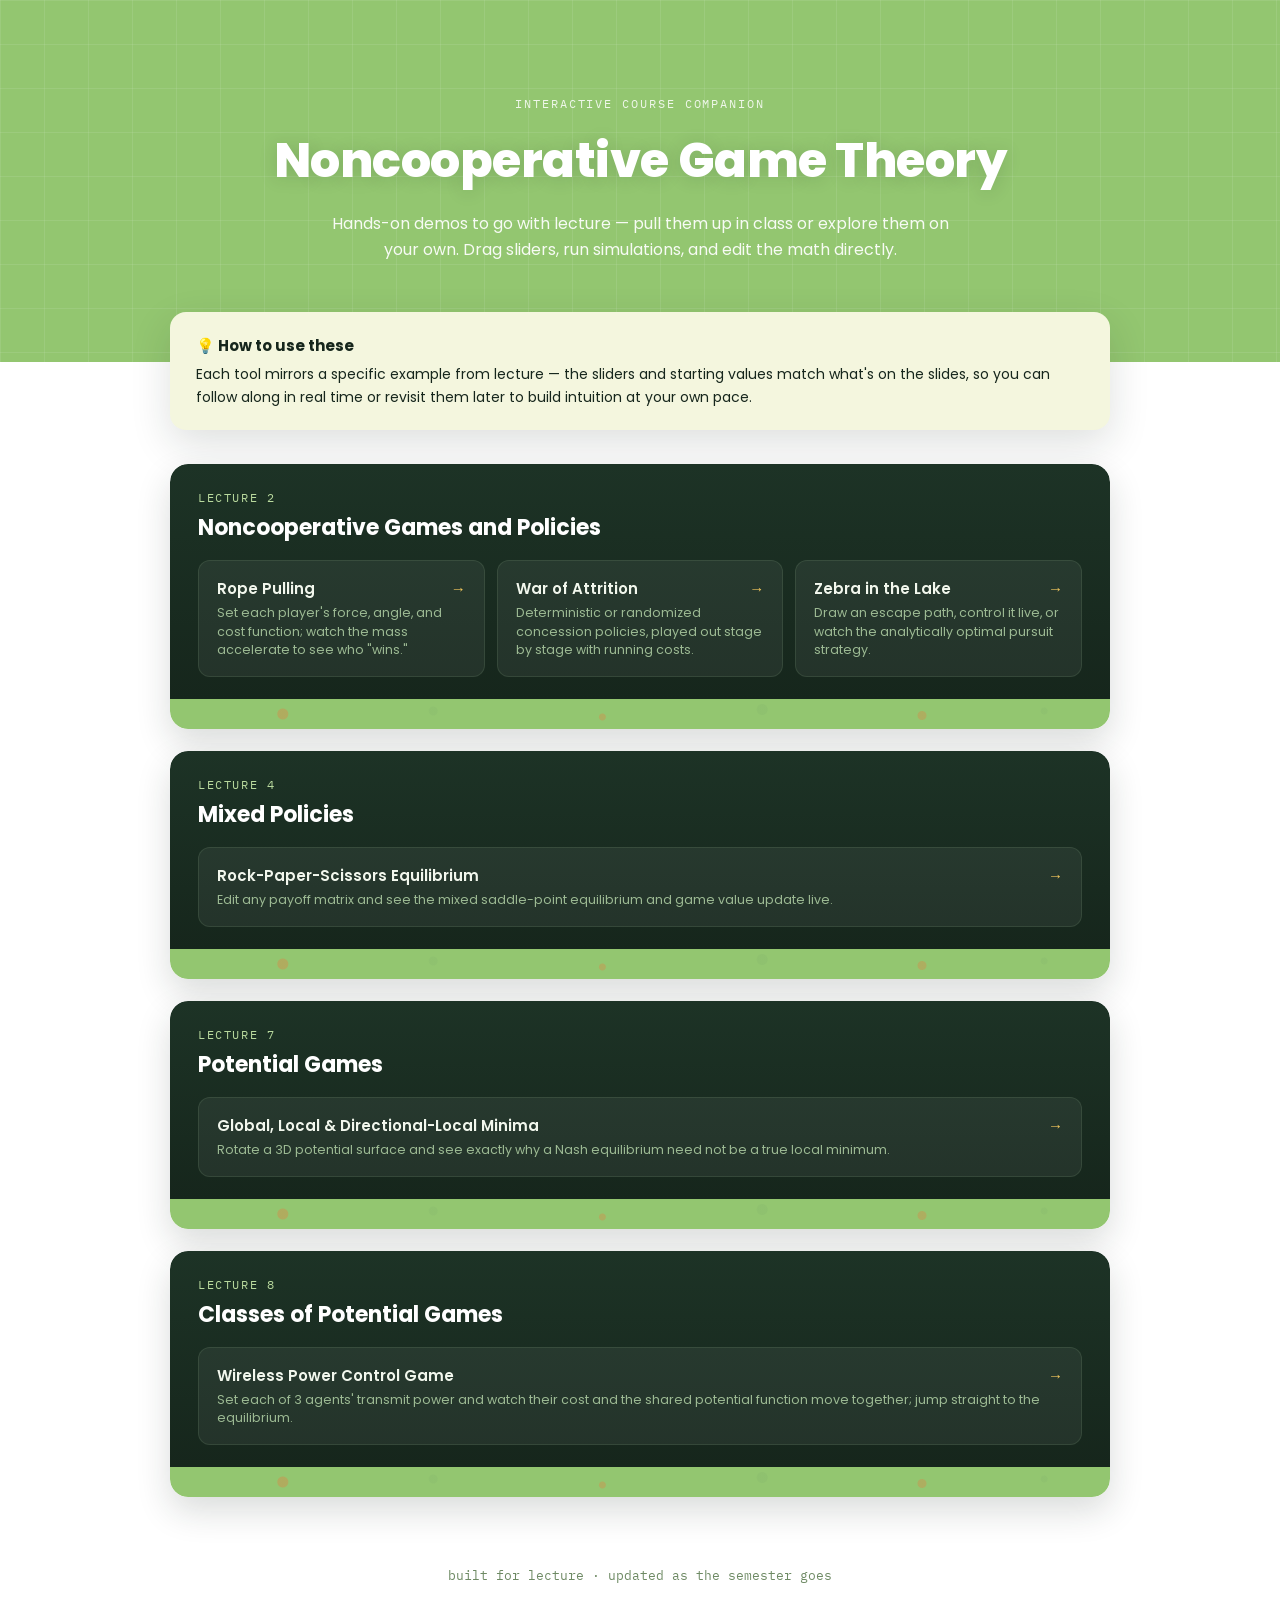
<file: index.html>
<!DOCTYPE html>
<html lang="en">
<head>
<meta charset="UTF-8">
<meta name="viewport" content="width=device-width, initial-scale=1.0">
<title>Noncooperative Game Theory — Interactive Demos</title>
<style>
  @import url('https://fonts.googleapis.com/css2?family=Poppins:wght@400;500;600;700;800&family=IBM+Plex+Mono:wght@400;500;600&display=swap');

  :root{
    --bg: #FFFFFF;
    --panel: #1D3326;
    --panel-2: #16261C;
    --sage: #93C670;
    --sage-dim: #B9DA9E;
    --cream: #F4F6DE;
    --text: #F2F7ED;
    --text-dim: #9DBB94;
    --text-on-cream: #16261C;
    --p1: #D9A441;
    --p2: #4FA88A;
    --gold: #F0C55C;
    --border: rgba(157,187,148,0.14);
  }
  *{ box-sizing: border-box; }
  body{
    margin:0;
    background: var(--bg);
    color: var(--text-on-cream);
    font-family: 'Poppins', system-ui, sans-serif;
    -webkit-font-smoothing: antialiased;
  }

  /* ---------- hero (title-slide look) ---------- */
  .hero{
    position: relative;
    background: var(--sage);
    overflow: hidden;
    padding: 90px 24px 100px;
    text-align: center;
  }
  .hero::before{
    content:"";
    position:absolute; inset:0;
    background:
      linear-gradient(rgba(255,255,255,0.18) 1px, transparent 1px) 0 0/44px 44px,
      linear-gradient(90deg, rgba(255,255,255,0.18) 1px, transparent 1px) 0 0/44px 44px;
    opacity: 0.5;
  }
  .hero-dots{ position:absolute; inset:0; pointer-events:none; }
  .hero h1{
    position: relative;
    font-family:'Poppins',sans-serif; font-weight:800;
    font-size: clamp(30px, 5vw, 48px);
    color:#FFFFFF; margin: 0 0 14px; letter-spacing:-0.01em;
    text-shadow: 0 2px 18px rgba(22,38,28,0.15);
  }
  .hero p{
    position: relative;
    font-size: 16px; color: rgba(255,255,255,0.92); max-width: 620px; margin: 0 auto;
    line-height: 1.6;
  }
  .hero .eyebrow{
    position: relative;
    font-family:'IBM Plex Mono',monospace; font-size:12px; letter-spacing:0.16em; text-transform:uppercase;
    color: rgba(255,255,255,0.85); margin-bottom: 14px; display:inline-block;
  }

  /* ---------- content ---------- */
  .wrap{ max-width: 980px; margin: -50px auto 60px; padding: 0 20px; position:relative; }

  .intro-card{
    background: var(--cream); color: var(--text-on-cream);
    border-radius: 16px; padding: 22px 26px; margin-bottom: 34px;
    box-shadow: 0 14px 40px rgba(22,38,28,0.14);
  }
  .intro-card b{ font-weight:700; }
  .intro-card .ptitle{
    font-weight:700; font-size:15px; margin-bottom:6px; display:flex; align-items:center; gap:8px;
  }
  .intro-card p{ margin:0; font-size:14px; line-height:1.6; }

  .lecture{
    background: linear-gradient(180deg, var(--panel), var(--panel-2));
    border-radius: 18px;
    padding: 26px 28px 22px;
    margin-bottom: 22px;
    color: var(--text);
    box-shadow: 0 14px 34px rgba(22,38,28,0.16);
    overflow: hidden;
    position: relative;
  }
  .lecture .lnum{
    font-family:'IBM Plex Mono',monospace; font-size:11.5px; letter-spacing:0.14em; text-transform:uppercase;
    color: var(--sage-dim); margin: 0 0 6px;
  }
  .lecture h2{
    font-family:'Poppins',sans-serif; font-weight:700; font-size:22px; margin: 0 0 16px; color:#FFFFFF;
  }
  .demo-grid{ display:grid; grid-template-columns: repeat(auto-fit, minmax(240px, 1fr)); gap: 12px; }
  .demo-card{
    display:block; text-decoration:none; color: inherit;
    background: rgba(255,255,255,0.06); border:1px solid var(--border); border-radius: 12px;
    padding: 16px 18px; transition: background .15s ease, transform .15s ease;
  }
  .demo-card:hover{ background: rgba(255,255,255,0.12); transform: translateY(-2px); }
  .demo-card .dtitle{
    font-family:'Poppins',sans-serif; font-weight:600; font-size:15px; margin-bottom:4px;
    display:flex; align-items:center; justify-content:space-between; gap:8px;
  }
  .demo-card .dtitle .arrow{ color: var(--gold); transition: transform .15s ease; }
  .demo-card:hover .dtitle .arrow{ transform: translateX(3px); }
  .demo-card .ddesc{ font-size:12.5px; color: var(--text-dim); line-height:1.5; }

  .stripe{
    height: 30px;
    background:
      radial-gradient(circle at 12% 50%, rgba(200,150,80,0.55) 0 5px, transparent 6px),
      radial-gradient(circle at 28% 40%, rgba(140,190,110,0.55) 0 4px, transparent 5px),
      radial-gradient(circle at 46% 60%, rgba(200,150,80,0.5) 0 3px, transparent 4px),
      radial-gradient(circle at 63% 35%, rgba(140,190,110,0.6) 0 5px, transparent 6px),
      radial-gradient(circle at 80% 55%, rgba(200,150,80,0.5) 0 4px, transparent 5px),
      radial-gradient(circle at 93% 40%, rgba(140,190,110,0.55) 0 3px, transparent 4px),
      var(--sage);
    border-radius: 0 0 18px 18px;
    margin-top: -18px;
  }
  .lecture-wrap{ border-radius: 18px; overflow:hidden; margin-bottom: 22px; box-shadow: 0 14px 34px rgba(22,38,28,0.16); }
  .lecture-wrap .lecture{ margin-bottom:0; box-shadow:none; border-radius: 18px 18px 0 0; }
  .lecture-wrap .stripe{ margin-top:0; border-radius:0 0 18px 18px; }

  footer{ text-align:center; padding: 10px 20px 50px; color:#6E8A64; font-size:12.5px; font-family:'IBM Plex Mono',monospace; }
</style>
</head>
<body>

  <div class="hero">
    <span class="eyebrow">Interactive Course Companion</span>
    <h1>Noncooperative Game Theory</h1>
    <p>Hands-on demos to go with lecture — pull them up in class or explore them on your own. Drag sliders, run simulations, and edit the math directly.</p>
  </div>

  <div class="wrap">

    <div class="intro-card">
      <div class="ptitle">💡 How to use these</div>
      <p>Each tool mirrors a specific example from lecture — the sliders and starting values match what's on the slides, so you can follow along in real time or revisit them later to build intuition at your own pace.</p>
    </div>

    <div class="lecture-wrap">
      <div class="lecture">
        <p class="lnum">Lecture 2</p>
        <h2>Noncooperative Games and Policies</h2>
        <div class="demo-grid">
          <a class="demo-card" href="lecture-2/rope-pulling.html">
            <div class="dtitle">Rope Pulling <span class="arrow">→</span></div>
            <div class="ddesc">Set each player's force, angle, and cost function; watch the mass accelerate to see who "wins."</div>
          </a>
          <a class="demo-card" href="lecture-2/war-of-attrition.html">
            <div class="dtitle">War of Attrition <span class="arrow">→</span></div>
            <div class="ddesc">Deterministic or randomized concession policies, played out stage by stage with running costs.</div>
          </a>
          <a class="demo-card" href="lecture-2/zebra-lake.html">
            <div class="dtitle">Zebra in the Lake <span class="arrow">→</span></div>
            <div class="ddesc">Draw an escape path, control it live, or watch the analytically optimal pursuit strategy.</div>
          </a>
        </div>
      </div>
      <div class="stripe"></div>
    </div>

    <div class="lecture-wrap">
      <div class="lecture">
        <p class="lnum">Lecture 4</p>
        <h2>Mixed Policies</h2>
        <div class="demo-grid">
          <a class="demo-card" href="lecture-4/rps-equilibrium.html">
            <div class="dtitle">Rock-Paper-Scissors Equilibrium <span class="arrow">→</span></div>
            <div class="ddesc">Edit any payoff matrix and see the mixed saddle-point equilibrium and game value update live.</div>
          </a>
        </div>
      </div>
      <div class="stripe"></div>
    </div>

    <div class="lecture-wrap">
      <div class="lecture">
        <p class="lnum">Lecture 7</p>
        <h2>Potential Games</h2>
        <div class="demo-grid">
          <a class="demo-card" href="lecture-7/potential-game-minima.html">
            <div class="dtitle">Global, Local &amp; Directional-Local Minima <span class="arrow">→</span></div>
            <div class="ddesc">Rotate a 3D potential surface and see exactly why a Nash equilibrium need not be a true local minimum.</div>
          </a>
        </div>
      </div>
      <div class="stripe"></div>
    </div>

    <div class="lecture-wrap">
      <div class="lecture">
        <p class="lnum">Lecture 8</p>
        <h2>Classes of Potential Games</h2>
        <div class="demo-grid">
          <a class="demo-card" href="lecture-8/wireless-power-control.html">
            <div class="dtitle">Wireless Power Control Game <span class="arrow">→</span></div>
            <div class="ddesc">Set each of 3 agents' transmit power and watch their cost and the shared potential function move together; jump straight to the equilibrium.</div>
          </a>
        </div>
      </div>
      <div class="stripe"></div>
    </div>

  </div>

  <footer>built for lecture &middot; updated as the semester goes</footer>

</body>
</html>
</file>
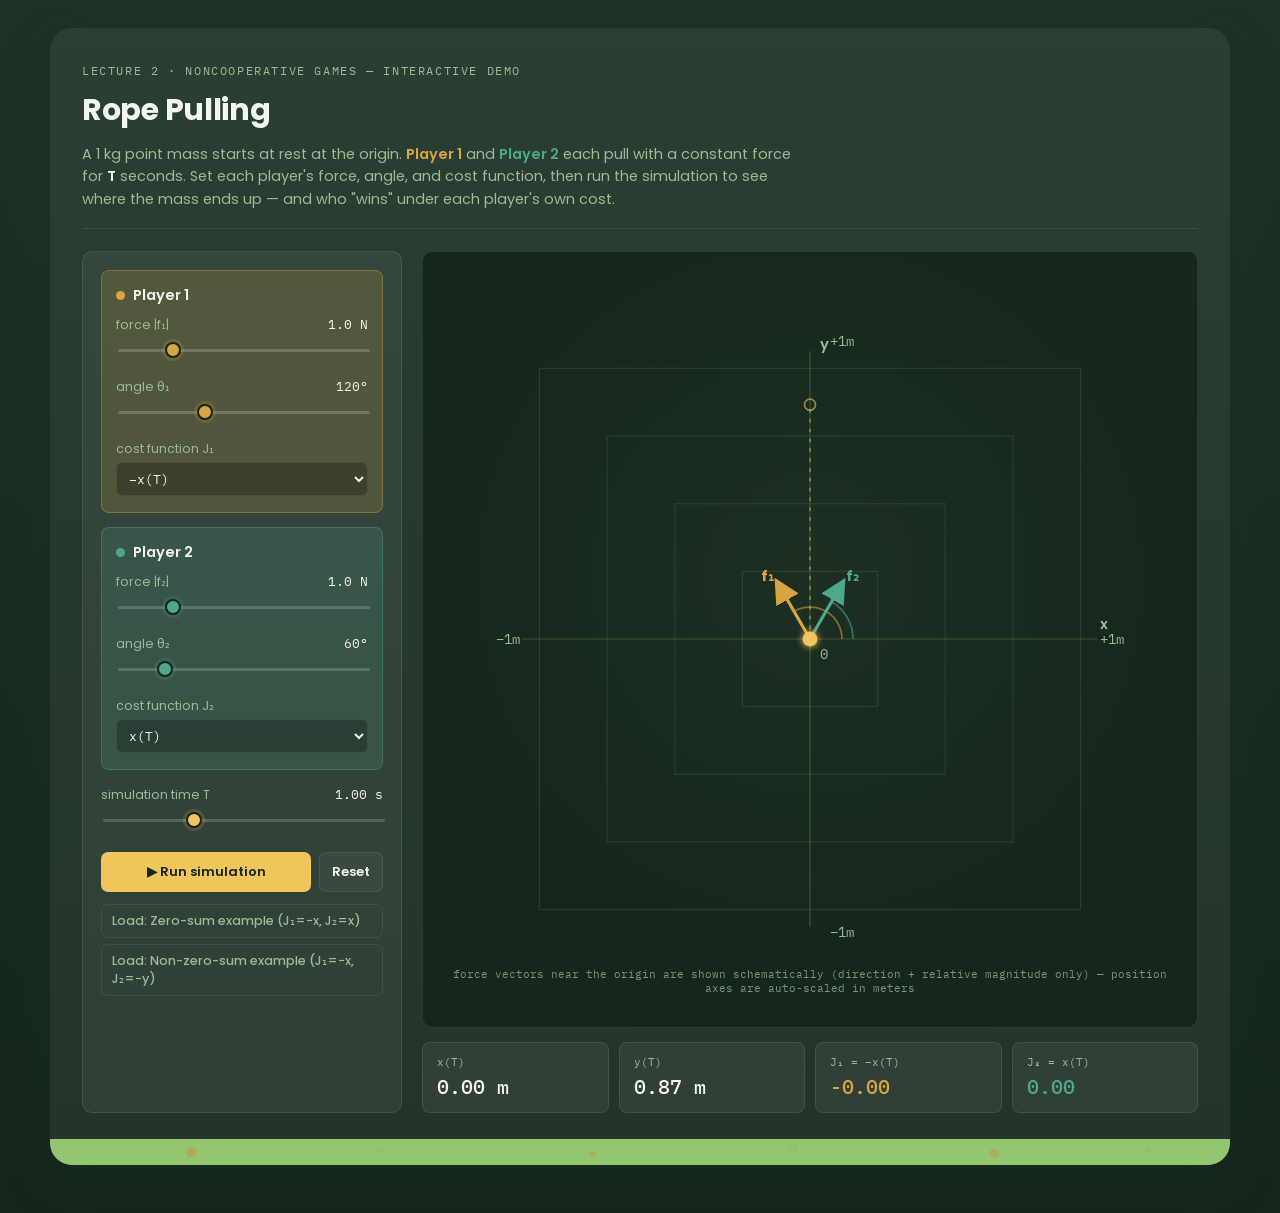
<file: lecture-2/rope-pulling.html>
<!DOCTYPE html>
<html lang="en">
<head>
<meta charset="UTF-8">
<meta name="viewport" content="width=device-width, initial-scale=1.0">
<title>Rope Pulling — Noncooperative Games</title>
<style>
  @import url('https://fonts.googleapis.com/css2?family=Poppins:wght@400;500;600;700;800&family=IBM+Plex+Mono:wght@400;500;600&display=swap');

  :root{
    --bg: #FFFFFF;
    --panel: #1D3326;
    --panel-2: #16261C;
    --sage: #93C670;
    --cream: #F4F6DE;
    --text-on-cream: #16261C;
    --grid: rgba(140,180,130,0.14);
    --grid-strong: rgba(147,198,112,0.28);
    --border: rgba(157,187,148,0.14);
    --text: #F2F7ED;
    --text-dim: #9DBB94;
    --p1: #D9A441;
    --p1-dim: rgba(217,164,65,0.18);
    --p2: #4FA88A;
    --p2-dim: rgba(79,168,138,0.18);
    --gold: #F0C55C;
    --focus: #F0C55C;
  }

  *{ box-sizing: border-box; }

  body{
    margin:0;
    background: linear-gradient(180deg, var(--panel), var(--panel-2));
    color: var(--text);
    font-family: 'Poppins', system-ui, sans-serif;
    -webkit-font-smoothing: antialiased;
  }
  .slide-frame{
    max-width: 1180px;
    margin: 28px auto 48px;
    background: rgba(255,255,255,0.06);
    border-radius: 22px;
    overflow: hidden;
    box-shadow: 0 18px 50px rgba(29,51,38,0.25);
    color: var(--text);
  }
  .slide-frame-inner{ padding: 34px 32px 26px; }
  .slide-stripe{
    height: 26px;
    background:
      radial-gradient(circle at 12% 50%, rgba(200,150,80,0.55) 0 5px, transparent 6px),
      radial-gradient(circle at 28% 40%, rgba(140,190,110,0.55) 0 4px, transparent 5px),
      radial-gradient(circle at 46% 60%, rgba(200,150,80,0.5) 0 3px, transparent 4px),
      radial-gradient(circle at 63% 35%, rgba(140,190,110,0.6) 0 5px, transparent 6px),
      radial-gradient(circle at 80% 55%, rgba(200,150,80,0.5) 0 4px, transparent 5px),
      radial-gradient(circle at 93% 40%, rgba(140,190,110,0.55) 0 3px, transparent 4px),
      var(--sage);
  }

  .app{
    max-width: 1180px;
    margin: 0 auto;
    padding: 28px 20px 48px;
  }

  header{
    margin-bottom: 22px;
    padding-bottom: 18px;
    border-bottom: 1px solid var(--border);
  }

  .eyebrow{
    font-family: 'IBM Plex Mono', monospace;
    font-size: 11.5px;
    letter-spacing: 0.14em;
    text-transform: uppercase;
    color: var(--text-dim);
    margin: 0 0 8px;
  }

  h1{
    font-family: 'Poppins', sans-serif;
    font-size: 30px;
    font-weight: 700;
    margin: 0 0 10px;
    letter-spacing: -0.01em;
  }

  header p{
    max-width: 720px;
    color: var(--text-dim);
    font-size: 14.5px;
    line-height: 1.55;
    margin: 0;
  }

  header p strong{ color: var(--text); font-weight: 600; }

  .layout{
    display: grid;
    grid-template-columns: 320px 1fr;
    gap: 20px;
  }

  @media (max-width: 860px){
    .layout{ grid-template-columns: 1fr; }
  }

  .panel{
    background: rgba(255,255,255,0.06);
    border: 1px solid var(--border);
    border-radius: 10px;
    padding: 18px;
  }

  .controls > * + *{ margin-top: 14px; }

  .player-block{
    border-radius: 8px;
    padding: 14px 14px 16px;
    border: 1px solid var(--border);
  }
  .player-block.p1{ background: var(--p1-dim); border-color: rgba(217,164,65,0.35); }
  .player-block.p2{ background: var(--p2-dim); border-color: rgba(79,168,138,0.35); }

  .player-title{
    display:flex; align-items:center; gap:8px;
    font-family: 'Poppins', sans-serif;
    font-weight: 600;
    font-size: 14.5px;
    margin-bottom: 10px;
  }
  .dot{ width:9px; height:9px; border-radius:50%; display:inline-block; }
  .p1 .dot{ background: var(--p1); }
  .p2 .dot{ background: var(--p2); }

  label{
    display:block;
    font-size: 12.5px;
    color: var(--text-dim);
    margin-bottom: 4px;
  }

  .row{ margin-top: 10px; }
  .row:first-child{ margin-top: 0; }

  .valline{
    display:flex; justify-content: space-between; align-items:baseline;
    font-size: 12.5px; color: var(--text-dim); margin-bottom: 3px;
  }
  .valline span.num{
    font-family: 'IBM Plex Mono', monospace;
    color: var(--text);
    font-size: 13px;
  }

  input[type=range]{
    -webkit-appearance: none;
    width: 100%;
    height: 22px;
    background: transparent;
    cursor: pointer;
  }
  input[type=range]::-webkit-slider-runnable-track{
    height: 3px;
    background: rgba(255,255,255,0.18);
    border-radius: 2px;
  }
  input[type=range]::-webkit-slider-thumb{
    -webkit-appearance: none;
    margin-top: -6.5px;
    width: 16px; height: 16px;
    border-radius: 50%;
    background: var(--gold);
    border: 2px solid #16261C;
    box-shadow: 0 0 0 3px rgba(240,197,92,0.15);
  }
  .p1 input[type=range]::-webkit-slider-thumb{ background: var(--p1); box-shadow: 0 0 0 3px rgba(217,164,65,0.18);}
  .p2 input[type=range]::-webkit-slider-thumb{ background: var(--p2); box-shadow: 0 0 0 3px rgba(79,168,138,0.18);}
  input[type=range]::-moz-range-track{ height:3px; background: rgba(255,255,255,0.18); border-radius:2px; }
  input[type=range]::-moz-range-thumb{
    width:14px; height:14px; border-radius:50%; background: var(--gold); border: 2px solid #16261C;
  }
  .p1 input[type=range]::-moz-range-thumb{ background: var(--p1); }
  .p2 input[type=range]::-moz-range-thumb{ background: var(--p2); }

  input[type=range]:focus-visible,
  select:focus-visible,
  button:focus-visible{
    outline: 2px solid var(--focus);
    outline-offset: 2px;
  }

  select{
    width: 100%;
    background: rgba(0,0,0,0.25);
    color: var(--text);
    border: 1px solid var(--border);
    border-radius: 6px;
    padding: 7px 8px;
    font-family: 'IBM Plex Mono', monospace;
    font-size: 12.5px;
  }

  .global-block{ padding-top: 2px; }

  .buttons{
    display:flex; gap:8px; margin-top: 14px;
  }
  button{
    font-family: 'Poppins', sans-serif;
    font-weight: 600;
    font-size: 13px;
    border-radius: 7px;
    border: 1px solid var(--border);
    background: rgba(255,255,255,0.04);
    color: var(--text);
    padding: 9px 12px;
    cursor: pointer;
    transition: background 0.15s ease, border-color 0.15s ease;
  }
  button:hover{ background: rgba(255,255,255,0.09); }
  #runBtn{
    background: var(--gold);
    color: #16261C;
    border-color: transparent;
    flex: 1;
  }
  #runBtn:hover{ background: #F5D485; }
  #resetBtn{ flex: none; }

  .presets{
    display:flex; flex-direction: column; gap: 6px; margin-top: 12px;
  }
  .presets button{
    background: transparent;
    text-align: left;
    font-family: 'Poppins', sans-serif;
    font-weight: 500;
    font-size: 12.5px;
    color: var(--text-dim);
    padding: 7px 10px;
  }
  .presets button:hover{ color: var(--text); background: rgba(255,255,255,0.06); }

  .viz{ display:flex; flex-direction: column; gap: 14px; }

  .plot-wrap{
    position: relative;
    background: radial-gradient(circle at 50% 42%, rgba(140,180,130,0.06), transparent 65%), var(--panel-2);
  }

  svg#plot{ width: 100%; height: auto; display:block; }

  .caption{
    font-family: 'IBM Plex Mono', monospace;
    font-size: 10.5px;
    color: var(--text-dim);
    text-align: center;
    padding: 8px 10px 14px;
    opacity: 0.75;
  }

  .readout{
    display: grid;
    grid-template-columns: repeat(4, 1fr);
    gap: 10px;
  }
  @media (max-width: 560px){ .readout{ grid-template-columns: repeat(2, 1fr); } }

  .stat{
    background: rgba(255,255,255,0.06);
    border: 1px solid var(--border);
    border-radius: 8px;
    padding: 12px 14px;
  }
  .stat .k{
    font-family: 'IBM Plex Mono', monospace;
    font-size: 11px;
    color: var(--text-dim);
    margin-bottom: 4px;
  }
  .stat .v{
    font-family: 'IBM Plex Mono', monospace;
    font-size: 20px;
    font-weight: 500;
  }
  .stat.j1 .v{ color: var(--p1); }
  .stat.j2 .v{ color: var(--p2); }

  .tlabel{ font-family:'Poppins',sans-serif; font-size: 11px; font-weight:600; }
</style>
</head>
<body>
<div class="slide-frame">
  <div class="slide-frame-inner">

  <header>
    <p class="eyebrow">Lecture 2 · Noncooperative Games — Interactive Demo</p>
    <h1>Rope Pulling</h1>
    <p>A 1&nbsp;kg point mass starts at rest at the origin. <strong style="color:var(--p1)">Player&nbsp;1</strong> and
      <strong style="color:var(--p2)">Player&nbsp;2</strong> each pull with a constant force for <strong>T</strong> seconds.
      Set each player's force, angle, and cost function, then run the simulation to see where the mass ends up —
      and who "wins" under each player's own cost.</p>
  </header>

  <div class="layout">

    <div class="panel controls">

      <div class="player-block p1">
        <div class="player-title"><span class="dot"></span>Player 1</div>

        <div class="row">
          <div class="valline"><span>force |f₁|</span><span class="num" id="f1val">1.0 N</span></div>
          <input type="range" id="f1" min="0" max="5" step="0.1" value="1">
        </div>
        <div class="row">
          <div class="valline"><span>angle θ₁</span><span class="num" id="theta1val">120°</span></div>
          <input type="range" id="theta1" min="0" max="360" step="1" value="120">
        </div>
        <div class="row">
          <label for="cost1">cost function J₁</label>
          <select id="cost1">
            <option value="negX">−x(T)</option>
            <option value="posX">x(T)</option>
            <option value="negY">−y(T)</option>
            <option value="posY">y(T)</option>
            <option value="sumSq">x(T)² + y(T)²</option>
          </select>
        </div>
      </div>

      <div class="player-block p2">
        <div class="player-title"><span class="dot"></span>Player 2</div>

        <div class="row">
          <div class="valline"><span>force |f₂|</span><span class="num" id="f2val">1.0 N</span></div>
          <input type="range" id="f2" min="0" max="5" step="0.1" value="1">
        </div>
        <div class="row">
          <div class="valline"><span>angle θ₂</span><span class="num" id="theta2val">60°</span></div>
          <input type="range" id="theta2" min="0" max="360" step="1" value="60">
        </div>
        <div class="row">
          <label for="cost2">cost function J₂</label>
          <select id="cost2">
            <option value="negX">−x(T)</option>
            <option value="posX" selected>x(T)</option>
            <option value="negY">−y(T)</option>
            <option value="posY">y(T)</option>
            <option value="sumSq">x(T)² + y(T)²</option>
          </select>
        </div>
      </div>

      <div class="global-block">
        <div class="row">
          <div class="valline"><span>simulation time T</span><span class="num" id="Tval">1.00 s</span></div>
          <input type="range" id="T" min="0.1" max="3" step="0.05" value="1">
        </div>
        <div class="buttons">
          <button id="runBtn">▶ Run simulation</button>
          <button id="resetBtn">Reset</button>
        </div>
        <div class="presets">
          <button id="presetZero">Load: Zero-sum example (J₁=−x, J₂=x)</button>
          <button id="presetNon">Load: Non-zero-sum example (J₁=−x, J₂=−y)</button>
        </div>
      </div>

    </div>

    <div class="viz">
      <div class="panel plot-wrap">
        <svg id="plot" viewBox="0 0 600 560" xmlns="http://www.w3.org/2000/svg">
          <defs>
            <marker id="arrowP1" markerWidth="8" markerHeight="8" refX="4" refY="4" orient="auto">
              <path d="M0,0 L8,4 L0,8 Z" fill="var(--p1)"></path>
            </marker>
            <marker id="arrowP2" markerWidth="8" markerHeight="8" refX="4" refY="4" orient="auto">
              <path d="M0,0 L8,4 L0,8 Z" fill="var(--p2)"></path>
            </marker>
            <filter id="glow" x="-60%" y="-60%" width="220%" height="220%">
              <feGaussianBlur stdDeviation="3.2" result="blur"></feGaussianBlur>
              <feMerge>
                <feMergeNode in="blur"></feMergeNode>
                <feMergeNode in="SourceGraphic"></feMergeNode>
              </feMerge>
            </filter>
          </defs>
          <g id="gridLayer"></g>
          <g id="axesLayer"></g>
          <g id="compassLayer"></g>
          <g id="trajLayer"></g>
        </svg>
        <div class="caption">force vectors near the origin are shown schematically (direction + relative magnitude only) — position axes are auto-scaled in meters</div>
      </div>

      <div class="readout">
        <div class="stat"><div class="k">x(T)</div><div class="v" id="xTval">0.00 m</div></div>
        <div class="stat"><div class="k">y(T)</div><div class="v" id="yTval">0.00 m</div></div>
        <div class="stat j1"><div class="k">J₁ = <span id="j1formula">−x(T)</span></div><div class="v" id="j1val">0.00</div></div>
        <div class="stat j2"><div class="k">J₂ = <span id="j2formula">x(T)</span></div><div class="v" id="j2val">0.00</div></div>
      </div>
    </div>

  </div>
</div>
  <div class="slide-stripe"></div>
</div>

<script>
(function(){
  const $ = id => document.getElementById(id);
  const svgNS = "http://www.w3.org/2000/svg";
  const reduceMotion = window.matchMedia('(prefers-reduced-motion: reduce)').matches;

  const els = {
    f1: $('f1'), theta1: $('theta1'), cost1: $('cost1'),
    f2: $('f2'), theta2: $('theta2'), cost2: $('cost2'),
    T: $('T'),
    f1val: $('f1val'), theta1val: $('theta1val'),
    f2val: $('f2val'), theta2val: $('theta2val'),
    Tval: $('Tval'),
    xTval: $('xTval'), yTval: $('yTval'),
    j1val: $('j1val'), j2val: $('j2val'),
    j1formula: $('j1formula'), j2formula: $('j2formula'),
    runBtn: $('runBtn'), resetBtn: $('resetBtn'),
    presetZero: $('presetZero'), presetNon: $('presetNon'),
    gridLayer: $('gridLayer'), axesLayer: $('axesLayer'),
    compassLayer: $('compassLayer'), trajLayer: $('trajLayer'),
  };

  const costFns = {
    negX: (x,y) => -x,
    posX: (x,y) => x,
    negY: (x,y) => -y,
    posY: (x,y) => y,
    sumSq: (x,y) => x*x + y*y,
  };
  const costLabels = { negX: '−x(T)', posX: 'x(T)', negY: '−y(T)', posY: 'y(T)', sumSq: 'x(T)²+y(T)²' };

  const CX = 300, CY = 300, PLOT_R = 220;

  let animFrame = null;

  function el(tag, attrs){
    const e = document.createElementNS(svgNS, tag);
    for(const k in attrs) e.setAttribute(k, attrs[k]);
    return e;
  }

  function clear(g){ while(g.firstChild) g.removeChild(g.firstChild); }

  function niceNum(range, round){
    const exponent = Math.floor(Math.log10(range));
    const fraction = range / Math.pow(10, exponent);
    let nf;
    if(round){
      if(fraction < 1.5) nf = 1;
      else if(fraction < 3) nf = 2;
      else if(fraction < 7) nf = 5;
      else nf = 10;
    } else {
      if(fraction <= 1) nf = 1;
      else if(fraction <= 2) nf = 2;
      else if(fraction <= 5) nf = 5;
      else nf = 10;
    }
    return nf * Math.pow(10, exponent);
  }

  // math angle: CCW from +x axis, y-up. Convert to SVG screen point (y flipped).
  function polar(cx, cy, r, angleDeg){
    const rad = angleDeg * Math.PI / 180;
    return { x: cx + r*Math.cos(rad), y: cy - r*Math.sin(rad) };
  }

  function describeArc(cx, cy, r, startDeg, endDeg){
    let a0 = ((startDeg % 360) + 360) % 360;
    let a1 = ((endDeg % 360) + 360) % 360;
    let sweep = a1 - a0;
    if(sweep < 0) sweep += 360;
    const p0 = polar(cx, cy, r, a0);
    const p1 = polar(cx, cy, r, a0 + sweep);
    const largeArc = sweep > 180 ? 1 : 0;
    return `M ${p0.x.toFixed(2)} ${p0.y.toFixed(2)} A ${r} ${r} 0 ${largeArc} 0 ${p1.x.toFixed(2)} ${p1.y.toFixed(2)}`;
  }

  function readState(){
    const f1 = parseFloat(els.f1.value);
    const theta1 = parseFloat(els.theta1.value);
    const f2 = parseFloat(els.f2.value);
    const theta2 = parseFloat(els.theta2.value);
    const T = parseFloat(els.T.value);
    const c1 = els.cost1.value;
    const c2 = els.cost2.value;

    const a1 = theta1 * Math.PI/180, a2 = theta2 * Math.PI/180;
    const ax = f1*Math.cos(a1) + f2*Math.cos(a2);
    const ay = f1*Math.sin(a1) + f2*Math.sin(a2);
    const xT = 0.5*ax*T*T;
    const yT = 0.5*ay*T*T;
    const j1 = costFns[c1](xT, yT);
    const j2 = costFns[c2](xT, yT);

    return {f1, theta1, f2, theta2, T, c1, c2, ax, ay, xT, yT, j1, j2};
  }

  function updateLabels(s){
    els.f1val.textContent = s.f1.toFixed(1) + ' N';
    els.theta1val.textContent = Math.round(s.theta1) + '°';
    els.f2val.textContent = s.f2.toFixed(1) + ' N';
    els.theta2val.textContent = Math.round(s.theta2) + '°';
    els.Tval.textContent = s.T.toFixed(2) + ' s';
    els.xTval.textContent = s.xT.toFixed(2) + ' m';
    els.yTval.textContent = s.yT.toFixed(2) + ' m';
    els.j1val.textContent = s.j1.toFixed(2);
    els.j2val.textContent = s.j2.toFixed(2);
    els.j1formula.textContent = costLabels[s.c1];
    els.j2formula.textContent = costLabels[s.c2];
  }

  function computeScale(s){
    const extent = Math.max(Math.abs(s.xT), Math.abs(s.yT));
    const rawTarget = Math.max(extent*1.35, 0.5);
    const halfRange = niceNum(rawTarget, true);
    const pxPerM = PLOT_R / halfRange;
    return {halfRange, pxPerM};
  }

  function drawGrid(scale){
    clear(els.gridLayer);
    const rings = 4;
    for(let i=1; i<=rings; i++){
      const frac = i/rings;
      const r = PLOT_R * frac;
      els.gridLayer.appendChild(el('rect', {
        x: CX-r, y: CY-r, width: r*2, height: r*2,
        fill: 'none', stroke: 'var(--grid)', 'stroke-width': 1
      }));
    }
  }

  function drawAxes(scale){
    clear(els.axesLayer);
    const strong = 'var(--grid-strong)';
    els.axesLayer.appendChild(el('line', {x1: CX-PLOT_R-14, y1: CY, x2: CX+PLOT_R+14, y2: CY, stroke: strong, 'stroke-width': 1}));
    els.axesLayer.appendChild(el('line', {x1: CX, y1: CY-PLOT_R-14, x2: CX, y2: CY+PLOT_R+14, stroke: strong, 'stroke-width': 1}));

    const mk = (x,y,text,anchor) => {
      const t = el('text', {x, y, fill: 'var(--text-dim)', 'font-family':'IBM Plex Mono, monospace', 'font-size': 11, 'text-anchor': anchor||'middle'});
      t.textContent = text;
      els.axesLayer.appendChild(t);
    };
    mk(CX+PLOT_R+16, CY+4, `+${scale.halfRange}m`, 'start');
    mk(CX-PLOT_R-16, CY+4, `−${scale.halfRange}m`, 'end');
    mk(CX+16, CY-PLOT_R-18, `+${scale.halfRange}m`, 'start');
    mk(CX+16, CY+PLOT_R+22, `−${scale.halfRange}m`, 'start');
    mk(CX+8, CY+16, '0', 'start');

    const lx = el('text', {x: CX+PLOT_R+16, y: CY-8, fill: 'var(--text-dim)', 'font-family':'Poppins, sans-serif', 'font-size': 12, 'font-weight':600});
    lx.textContent = 'x';
    els.axesLayer.appendChild(lx);
    const ly = el('text', {x: CX+8, y: CY-PLOT_R-16, fill: 'var(--text-dim)', 'font-family':'Poppins, sans-serif', 'font-size': 12, 'font-weight':600});
    ly.textContent = 'y';
    els.axesLayer.appendChild(ly);
  }

  function forceArrowLen(mag){
    // schematic pixel length, independent of position scale: 34px..100px over 0..5N
    return 34 + Math.min(mag,5)/5 * 66;
  }

  function drawCompass(s){
    clear(els.compassLayer);
    const arcR = 26;

    // angle arcs from +x axis
    if(s.theta1 % 360 !== 0){
      const path1 = describeArc(CX, CY, arcR, 0, s.theta1);
      els.compassLayer.appendChild(el('path', {d: path1, fill:'none', stroke:'var(--p1)', 'stroke-width':1.4, opacity:0.55}));
    }
    if(s.theta2 % 360 !== 0){
      const path2 = describeArc(CX, CY, arcR+9, 0, s.theta2);
      els.compassLayer.appendChild(el('path', {d: path2, fill:'none', stroke:'var(--p2)', 'stroke-width':1.4, opacity:0.55}));
    }

    // force vectors
    const len1 = forceArrowLen(s.f1);
    const p1tip = polar(CX, CY, len1, s.theta1);
    els.compassLayer.appendChild(el('line', {
      x1: CX, y1: CY, x2: p1tip.x, y2: p1tip.y,
      stroke: 'var(--p1)', 'stroke-width': 2.6, 'marker-end':'url(#arrowP1)'
    }));
    const l1 = el('text', {x: p1tip.x + (p1tip.x>=CX?6:-6), y: p1tip.y - 6, fill:'var(--p1)', 'font-family':'Poppins, sans-serif', 'font-size':12, 'font-weight':700, 'text-anchor': p1tip.x>=CX?'start':'end'});
    l1.textContent = 'f₁';
    els.compassLayer.appendChild(l1);

    const len2 = forceArrowLen(s.f2);
    const p2tip = polar(CX, CY, len2, s.theta2);
    els.compassLayer.appendChild(el('line', {
      x1: CX, y1: CY, x2: p2tip.x, y2: p2tip.y,
      stroke: 'var(--p2)', 'stroke-width': 2.6, 'marker-end':'url(#arrowP2)'
    }));
    const l2 = el('text', {x: p2tip.x + (p2tip.x>=CX?6:-6), y: p2tip.y - 6, fill:'var(--p2)', 'font-family':'Poppins, sans-serif', 'font-size':12, 'font-weight':700, 'text-anchor': p2tip.x>=CX?'start':'end'});
    l2.textContent = 'f₂';
    els.compassLayer.appendChild(l2);

    // origin / mass marker
    els.compassLayer.appendChild(el('circle', {cx: CX, cy: CY, r: 4, fill:'var(--text)'}));
  }

  function worldToScreen(x, y, scale){
    return { x: CX + x*scale.pxPerM, y: CY - y*scale.pxPerM };
  }

  function drawTrajectoryGuide(s, scale){
    clear(els.trajLayer);
    const end = worldToScreen(s.xT, s.yT, scale);
    els.trajLayer.appendChild(el('line', {
      x1: CX, y1: CY, x2: end.x, y2: end.y,
      stroke: 'var(--gold)', 'stroke-width': 1.4, 'stroke-dasharray': '3 5', opacity: 0.45
    }));
    els.trajLayer.appendChild(el('circle', {
      cx: end.x, cy: end.y, r: 4.5, fill:'none', stroke:'var(--gold)', 'stroke-width': 1.4, opacity: 0.6
    }));

    // animated comet line + dot, start at origin
    const comet = el('line', {id:'comet', x1: CX, y1: CY, x2: CX, y2: CY, stroke:'var(--gold)', 'stroke-width': 2.6, filter:'url(#glow)'});
    const dot = el('circle', {id:'dot', cx: CX, cy: CY, r: 6, fill:'var(--gold)', filter:'url(#glow)'});
    els.trajLayer.appendChild(comet);
    els.trajLayer.appendChild(dot);
  }

  function render(){
    if(animFrame){ cancelAnimationFrame(animFrame); animFrame = null; }
    const s = readState();
    updateLabels(s);
    const scale = computeScale(s);
    drawGrid(scale);
    drawAxes(scale);
    drawCompass(s);
    drawTrajectoryGuide(s, scale);
    return {s, scale};
  }

  function runSimulation(){
    const {s, scale} = render();
    const comet = $('comet');
    const dot = $('dot');
    if(!comet || !dot) return;

    if(reduceMotion){
      const end = worldToScreen(s.xT, s.yT, scale);
      comet.setAttribute('x2', end.x); comet.setAttribute('y2', end.y);
      dot.setAttribute('cx', end.x); dot.setAttribute('cy', end.y);
      return;
    }

    const wallDuration = 1600; // ms, fixed for legibility regardless of T
    const start = performance.now();

    function frame(now){
      const elapsed = now - start;
      const frac = Math.min(elapsed / wallDuration, 1);
      const t = frac * s.T;
      const x = 0.5 * s.ax * t * t;
      const y = 0.5 * s.ay * t * t;
      const p = worldToScreen(x, y, scale);
      comet.setAttribute('x2', p.x); comet.setAttribute('y2', p.y);
      dot.setAttribute('cx', p.x); dot.setAttribute('cy', p.y);

      if(frac < 1){
        animFrame = requestAnimationFrame(frame);
      } else {
        animFrame = null;
      }
    }
    animFrame = requestAnimationFrame(frame);
  }

  function setState(vals){
    if(vals.f1 !== undefined) els.f1.value = vals.f1;
    if(vals.theta1 !== undefined) els.theta1.value = vals.theta1;
    if(vals.f2 !== undefined) els.f2.value = vals.f2;
    if(vals.theta2 !== undefined) els.theta2.value = vals.theta2;
    if(vals.T !== undefined) els.T.value = vals.T;
    if(vals.c1 !== undefined) els.cost1.value = vals.c1;
    if(vals.c2 !== undefined) els.cost2.value = vals.c2;
    render();
  }

  [els.f1, els.theta1, els.cost1, els.f2, els.theta2, els.cost2, els.T].forEach(input => {
    input.addEventListener('input', render);
  });

  els.runBtn.addEventListener('click', runSimulation);
  els.resetBtn.addEventListener('click', () => setState({f1:1, theta1:120, f2:1, theta2:60, T:1, c1:'negX', c2:'posX'}));
  els.presetZero.addEventListener('click', () => setState({c1:'negX', c2:'posX'}));
  els.presetNon.addEventListener('click', () => setState({c1:'negX', c2:'negY'}));

  render();
})();
</script>
</body>
</html>
</file>
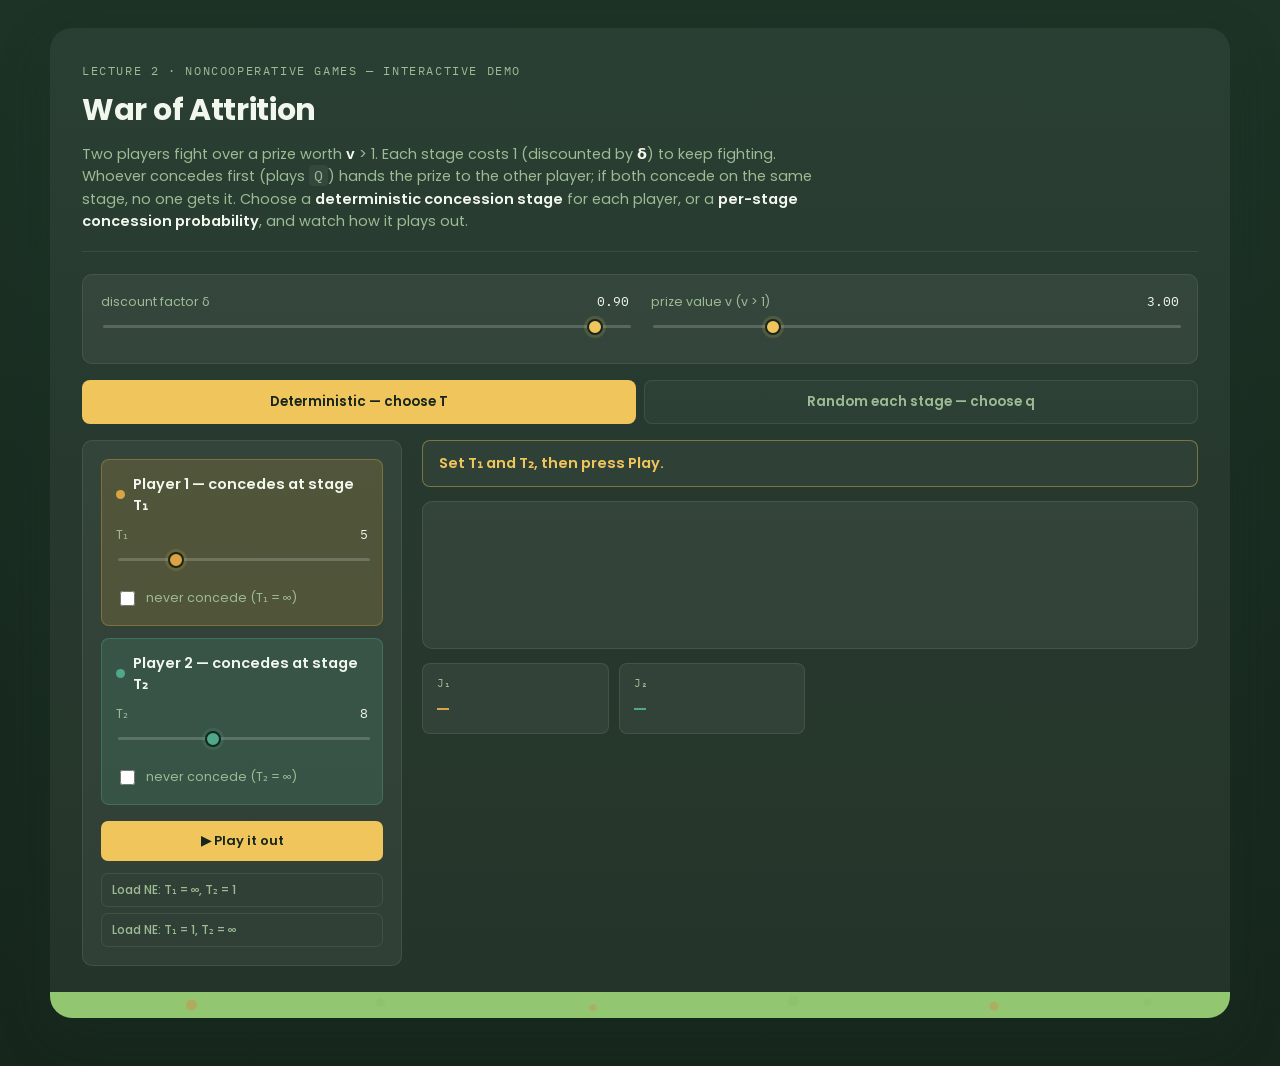
<file: lecture-2/war-of-attrition.html>
<!DOCTYPE html>
<html lang="en">
<head>
<meta charset="UTF-8">
<meta name="viewport" content="width=device-width, initial-scale=1.0">
<title>War of Attrition — Noncooperative Games</title>
<style>
  @import url('https://fonts.googleapis.com/css2?family=Poppins:wght@400;500;600;700;800&family=IBM+Plex+Mono:wght@400;500;600&display=swap');

  :root{
    --bg: #FFFFFF;
    --panel: #1D3326;
    --panel-2: #16261C;
    --sage: #93C670;
    --cream: #F4F6DE;
    --text-on-cream: #16261C;
    --grid: rgba(140,180,130,0.14);
    --border: rgba(157,187,148,0.14);
    --text: #F2F7ED;
    --text-dim: #9DBB94;
    --p1: #D9A441;
    --p1-dim: rgba(217,164,65,0.18);
    --p2: #4FA88A;
    --p2-dim: rgba(79,168,138,0.18);
    --gold: #F0C55C;
    --focus: #F0C55C;
    --bad: #C9603F;
  }

  *{ box-sizing: border-box; }

  body{
    margin:0;
    background: linear-gradient(180deg, var(--panel), var(--panel-2));
    color: var(--text);
    font-family: 'Poppins', system-ui, sans-serif;
    -webkit-font-smoothing: antialiased;
  }
  .slide-frame{
    max-width: 1180px;
    margin: 28px auto 48px;
    background: rgba(255,255,255,0.06);
    border-radius: 22px;
    overflow: hidden;
    box-shadow: 0 18px 50px rgba(29,51,38,0.25);
    color: var(--text);
  }
  .slide-frame-inner{ padding: 34px 32px 26px; }
  .slide-stripe{
    height: 26px;
    background:
      radial-gradient(circle at 12% 50%, rgba(200,150,80,0.55) 0 5px, transparent 6px),
      radial-gradient(circle at 28% 40%, rgba(140,190,110,0.55) 0 4px, transparent 5px),
      radial-gradient(circle at 46% 60%, rgba(200,150,80,0.5) 0 3px, transparent 4px),
      radial-gradient(circle at 63% 35%, rgba(140,190,110,0.6) 0 5px, transparent 6px),
      radial-gradient(circle at 80% 55%, rgba(200,150,80,0.5) 0 4px, transparent 5px),
      radial-gradient(circle at 93% 40%, rgba(140,190,110,0.55) 0 3px, transparent 4px),
      var(--sage);
  }

  .app{ max-width: 1180px; margin: 0 auto; padding: 28px 20px 48px; }

  header{ margin-bottom: 22px; padding-bottom: 18px; border-bottom: 1px solid var(--border); }
  .eyebrow{ font-family: 'IBM Plex Mono', monospace; font-size: 11.5px; letter-spacing: 0.14em; text-transform: uppercase; color: var(--text-dim); margin: 0 0 8px; }
  h1{ font-family: 'Poppins', sans-serif; font-size: 30px; font-weight: 700; margin: 0 0 10px; letter-spacing: -0.01em; }
  header p{ max-width: 760px; color: var(--text-dim); font-size: 14.5px; line-height: 1.55; margin: 0; }
  header p strong{ color: var(--text); font-weight: 600; }
  code.f{ font-family:'IBM Plex Mono',monospace; background: rgba(255,255,255,0.06); padding: 1px 5px; border-radius:4px; }

  .panel{ background: rgba(255,255,255,0.06); border: 1px solid var(--border); border-radius: 10px; padding: 18px; }

  .globals{ display:grid; grid-template-columns: 1fr 1fr; gap: 22px; margin-bottom: 16px; }
  @media (max-width: 640px){ .globals{ grid-template-columns: 1fr; } }

  label{ display:block; font-size: 12.5px; color: var(--text-dim); margin-bottom: 4px; }
  .valline{ display:flex; justify-content: space-between; align-items:baseline; font-size: 12.5px; color: var(--text-dim); margin-bottom: 3px; }
  .valline span.num{ font-family: 'IBM Plex Mono', monospace; color: var(--text); font-size: 13px; }

  input[type=range]{ -webkit-appearance: none; width: 100%; height: 22px; background: transparent; cursor: pointer; }
  input[type=range]::-webkit-slider-runnable-track{ height: 3px; background: rgba(255,255,255,0.18); border-radius: 2px; }
  input[type=range]::-webkit-slider-thumb{ -webkit-appearance: none; margin-top: -6.5px; width: 16px; height: 16px; border-radius: 50%; background: var(--gold); border: 2px solid #16261C; box-shadow: 0 0 0 3px rgba(240,197,92,0.15); }
  input[type=range]::-moz-range-track{ height:3px; background: rgba(255,255,255,0.18); border-radius:2px; }
  input[type=range]::-moz-range-thumb{ width:14px; height:14px; border-radius:50%; background: var(--gold); border: 2px solid #16261C; }
  .p1-ctl input[type=range]::-webkit-slider-thumb{ background: var(--p1); box-shadow: 0 0 0 3px rgba(217,164,65,0.18);}
  .p2-ctl input[type=range]::-webkit-slider-thumb{ background: var(--p2); box-shadow: 0 0 0 3px rgba(79,168,138,0.18);}
  .p1-ctl input[type=range]::-moz-range-thumb{ background: var(--p1); }
  .p2-ctl input[type=range]::-moz-range-thumb{ background: var(--p2); }

  input[type=range]:focus-visible, select:focus-visible, button:focus-visible, input[type=checkbox]:focus-visible{ outline: 2px solid var(--focus); outline-offset: 2px; }

  .tabs{ display:flex; gap:8px; margin-bottom: 16px; }
  .tab{
    flex:1; text-align:center; padding: 11px 14px; border-radius: 8px;
    border: 1px solid var(--border); background: rgba(255,255,255,0.03);
    font-family:'Poppins',sans-serif; font-weight:600; font-size: 13.5px;
    color: var(--text-dim); cursor:pointer; transition: all .15s ease;
  }
  .tab.active{ background: var(--gold); color:#16261C; border-color: transparent; }
  .tab:not(.active):hover{ background: rgba(255,255,255,0.08); color: var(--text); }

  .layout{ display:grid; grid-template-columns: 320px 1fr; gap:20px; }
  @media (max-width: 860px){ .layout{ grid-template-columns: 1fr; } }

  .mode-panel{ display:none; }
  .mode-panel.active{ display:block; }

  .player-block{ border-radius: 8px; padding: 14px 14px 16px; border: 1px solid var(--border); margin-bottom: 12px; }
  .player-block.p1-ctl{ background: var(--p1-dim); border-color: rgba(217,164,65,0.35); }
  .player-block.p2-ctl{ background: var(--p2-dim); border-color: rgba(79,168,138,0.35); }
  .player-title{ display:flex; align-items:center; gap:8px; font-family:'Poppins',sans-serif; font-weight:600; font-size:14.5px; margin-bottom:10px; }
  .dot{ width:9px; height:9px; border-radius:50%; display:inline-block; }
  .p1-ctl .dot{ background: var(--p1); }
  .p2-ctl .dot{ background: var(--p2); }

  .inf-row{ display:flex; align-items:center; gap:8px; margin-top:10px; font-size:12.5px; color: var(--text-dim); }
  .inf-row input{ width:15px; height:15px; }

  button{ font-family:'Poppins',sans-serif; font-weight:600; font-size:13px; border-radius:7px; border:1px solid var(--border); background: rgba(255,255,255,0.04); color: var(--text); padding: 9px 12px; cursor:pointer; transition: background .15s ease; }
  button:hover{ background: rgba(255,255,255,0.09); }
  button:disabled{ opacity:0.45; cursor:not-allowed; }
  .run-btn{ background: var(--gold); color:#16261C; border-color: transparent; width:100%; margin-top: 4px; }
  .run-btn:hover{ background: #F5D485; }

  .presets{ display:flex; flex-direction:column; gap:6px; margin-top:12px; }
  .presets button{ background: transparent; text-align:left; font-family:'Poppins',sans-serif; font-weight:500; font-size:12px; color: var(--text-dim); padding:7px 10px; }
  .presets button:hover{ color: var(--text); background: rgba(255,255,255,0.06); }

  .avg-row{ display:flex; justify-content:space-between; align-items:center; margin-top:10px; font-size:12px; color: var(--text-dim); font-family:'IBM Plex Mono',monospace; }
  .avg-row button{ padding: 4px 8px; font-size: 11px; }

  .viz{ display:flex; flex-direction:column; gap:14px; }

  .banner{
    font-family:'Poppins',sans-serif; font-size:14.5px; font-weight:600;
    padding: 12px 16px; border-radius: 8px; background: rgba(255,255,255,0.04);
    border: 1px solid var(--border); min-height: 20px;
  }
  .banner.win1{ color: var(--p1); border-color: rgba(217,164,65,0.4); }
  .banner.win2{ color: var(--p2); border-color: rgba(79,168,138,0.4); }
  .banner.tie{ color: var(--bad); border-color: rgba(201,96,63,0.4); }
  .banner.neutral{ color: var(--gold); border-color: rgba(240,197,92,0.4); }

  .timeline-wrap{ overflow-x: auto; padding: 6px 2px 12px; }
  .timeline{ display:flex; gap:6px; min-height: 92px; align-items:flex-end; }

  .stage{
    flex: none; width: 46px; display:flex; flex-direction:column; align-items:center; gap:4px;
    opacity: 0; transform: translateY(6px); animation: stagein .25s ease forwards;
  }
  @keyframes stagein{ to{ opacity:1; transform: translateY(0); } }
  .stage .n{ font-family:'IBM Plex Mono',monospace; font-size: 9.5px; color: var(--text-dim); }
  .chip{
    width: 34px; height: 26px; border-radius: 6px; display:flex; align-items:center; justify-content:center;
    font-family:'IBM Plex Mono',monospace; font-weight:600; font-size: 12px; border: 1.5px solid transparent;
  }
  .chip.f1{ background: rgba(217,164,65,0.16); border-color: rgba(217,164,65,0.4); color: var(--p1); }
  .chip.q1{ background: var(--p1); border-color: var(--p1); color: #16261C; }
  .chip.f2{ background: rgba(79,168,138,0.16); border-color: rgba(79,168,138,0.4); color: var(--p2); }
  .chip.q2{ background: var(--p2); border-color: var(--p2); color: #16261C; }
  .ellipsis{ font-family:'Poppins',sans-serif; color: var(--text-dim); font-size: 20px; padding: 0 8px; align-self:center; }

  .readout{ display:grid; grid-template-columns: repeat(4,1fr); gap:10px; }
  @media (max-width: 560px){ .readout{ grid-template-columns: repeat(2,1fr); } }
  .stat{ background: rgba(255,255,255,0.06); border:1px solid var(--border); border-radius:8px; padding:12px 14px; transition: box-shadow .2s ease; }
  .stat .k{ font-family:'IBM Plex Mono',monospace; font-size:11px; color: var(--text-dim); margin-bottom:4px; }
  .stat .v{ font-family:'IBM Plex Mono',monospace; font-size:20px; font-weight:500; }
  .stat.j1 .v{ color: var(--p1); }
  .stat.j2 .v{ color: var(--p2); }
  .stat.flash{ box-shadow: 0 0 0 2px var(--gold); }
</style>
</head>
<body>
<div class="slide-frame">
  <div class="slide-frame-inner">

  <header>
    <p class="eyebrow">Lecture 2 · Noncooperative Games — Interactive Demo</p>
    <h1>War of Attrition</h1>
    <p>Two players fight over a prize worth <strong>v</strong> &gt; 1. Each stage costs 1 (discounted by <strong>δ</strong>)
      to keep fighting. Whoever concedes first (plays <code class="f">Q</code>) hands the prize to the other player;
      if both concede on the same stage, no one gets it. Choose a <strong>deterministic concession stage</strong> for each
      player, or a <strong>per-stage concession probability</strong>, and watch how it plays out.</p>
  </header>

  <div class="panel globals">
    <div>
      <div class="valline"><span>discount factor δ</span><span class="num" id="deltaVal">0.90</span></div>
      <input type="range" id="delta" min="0.05" max="0.95" step="0.01" value="0.9">
    </div>
    <div>
      <div class="valline"><span>prize value v (v &gt; 1)</span><span class="num" id="vVal">3.00</span></div>
      <input type="range" id="v" min="1.05" max="10" step="0.05" value="3">
    </div>
  </div>

  <div class="tabs">
    <div class="tab active" id="tabDet">Deterministic — choose T</div>
    <div class="tab" id="tabProb">Random each stage — choose q</div>
  </div>

  <div class="layout">

    <div class="panel controls">

      <!-- Deterministic mode -->
      <div class="mode-panel active" id="detPanel">
        <div class="player-block p1-ctl">
          <div class="player-title"><span class="dot"></span>Player 1 — concedes at stage T₁</div>
          <div class="valline"><span>T₁</span><span class="num" id="T1val">5</span></div>
          <input type="range" id="T1" min="1" max="20" step="1" value="5">
          <div class="inf-row"><input type="checkbox" id="inf1"><label for="inf1" style="margin:0;">never concede (T₁ = ∞)</label></div>
        </div>
        <div class="player-block p2-ctl">
          <div class="player-title"><span class="dot"></span>Player 2 — concedes at stage T₂</div>
          <div class="valline"><span>T₂</span><span class="num" id="T2val">8</span></div>
          <input type="range" id="T2" min="1" max="20" step="1" value="8">
          <div class="inf-row"><input type="checkbox" id="inf2"><label for="inf2" style="margin:0;">never concede (T₂ = ∞)</label></div>
        </div>
        <button class="run-btn" id="playDet">▶ Play it out</button>
        <div class="presets">
          <button id="presetA">Load NE: T₁ = ∞, T₂ = 1</button>
          <button id="presetB">Load NE: T₁ = 1, T₂ = ∞</button>
        </div>
      </div>

      <!-- Probabilistic mode -->
      <div class="mode-panel" id="probPanel">
        <div class="player-block p1-ctl">
          <div class="player-title"><span class="dot"></span>Player 1 — P(concede) each stage</div>
          <div class="valline"><span>q₁</span><span class="num" id="q1val">0.25</span></div>
          <input type="range" id="q1" min="0" max="1" step="0.01" value="0.25">
        </div>
        <div class="player-block p2-ctl">
          <div class="player-title"><span class="dot"></span>Player 2 — P(concede) each stage</div>
          <div class="valline"><span>q₂</span><span class="num" id="q2val">0.25</span></div>
          <input type="range" id="q2" min="0" max="1" step="0.01" value="0.25">
        </div>
        <button class="run-btn" id="runProb">🎲 Run a realization</button>
        <div class="presets">
          <button id="presetMSNE">Load symmetric MSNE: q = 1/(1+v)</button>
        </div>
        <div class="avg-row">
          <span id="avgText">0 runs</span>
          <button id="resetAvg">Reset avg</button>
        </div>
      </div>

    </div>

    <div class="viz">
      <div class="banner neutral" id="banner">Set your parameters, then run the simulation.</div>

      <div class="panel">
        <div class="timeline-wrap"><div class="timeline" id="timeline"></div></div>
      </div>

      <div class="readout">
        <div class="stat j1"><div class="k" id="j1label">J₁ (realized)</div><div class="v" id="j1val">—</div></div>
        <div class="stat j2"><div class="k" id="j2label">J₂ (realized)</div><div class="v" id="j2val">—</div></div>
        <div class="stat j1" id="e1card" style="display:none;"><div class="k">E[J₁]</div><div class="v" id="e1val">—</div></div>
        <div class="stat j2" id="e2card" style="display:none;"><div class="k">E[J₂]</div><div class="v" id="e2val">—</div></div>
      </div>
    </div>

  </div>
</div>
  <div class="slide-stripe"></div>
</div>

<script>
(function(){
  const $ = id => document.getElementById(id);
  const els = {
    delta: $('delta'), v: $('v'), deltaVal: $('deltaVal'), vVal: $('vVal'),
    tabDet: $('tabDet'), tabProb: $('tabProb'), detPanel: $('detPanel'), probPanel: $('probPanel'),
    T1: $('T1'), T2: $('T2'), T1val: $('T1val'), T2val: $('T2val'), inf1: $('inf1'), inf2: $('inf2'),
    playDet: $('playDet'), presetA: $('presetA'), presetB: $('presetB'),
    q1: $('q1'), q2: $('q2'), q1val: $('q1val'), q2val: $('q2val'),
    runProb: $('runProb'), presetMSNE: $('presetMSNE'),
    avgText: $('avgText'), resetAvg: $('resetAvg'),
    banner: $('banner'), timeline: $('timeline'),
    j1label: $('j1label'), j2label: $('j2label'), j1val: $('j1val'), j2val: $('j2val'),
    e1card: $('e1card'), e2card: $('e2card'), e1val: $('e1val'), e2val: $('e2val'),
  };

  let mode = 'det';
  let avgN = 0, avgSum1 = 0, avgSum2 = 0;
  let animToken = 0; // increment to cancel in-flight animations

  function S(k, delta){ return (1 - Math.pow(delta, k)) / (1 - delta); }

  function detCost(T1, T2, delta, v){
    const j1 = (T1 <= T2) ? S(T1, delta) : S(T2, delta) - Math.pow(delta, T2) * v;
    const j2 = (T2 <= T1) ? S(T2, delta) : S(T1, delta) - Math.pow(delta, T1) * v;
    return { j1, j2 };
  }

  function expectedCost(q1, q2, delta, v){
    if(q1 === 0 && q2 === 0){ const val = 1/(1-delta); return { e1: val, e2: val }; }
    const pFF = (1-q1)*(1-q2);
    const r1 = q1*(1-q2), r2 = (1-q1)*q2, r12 = q1*q2;
    let w = 1, e1 = 0, e2 = 0;
    for(let k = 1; k <= 5000; k++){
      const Sk = (1 - Math.pow(delta,k)) / (1-delta);
      const dk = Math.pow(delta,k);
      e1 += w*r1*Sk + w*r2*(Sk - dk*v) + w*r12*Sk;
      e2 += w*r2*Sk + w*r1*(Sk - dk*v) + w*r12*Sk;
      w *= pFF;
      if(w < 1e-14) break;
    }
    return { e1, e2 };
  }

  function readGlobals(){
    return { delta: parseFloat(els.delta.value), v: parseFloat(els.v.value) };
  }

  function fmt(x){
    if(!isFinite(x)) return '∞';
    return x.toFixed(2);
  }

  function clearTimeline(){ els.timeline.innerHTML = ''; }

  function addStageChip(n, p1action, p2action, delayIndex){
    const wrap = document.createElement('div');
    wrap.className = 'stage';
    wrap.style.animationDelay = (delayIndex*70) + 'ms';
    const num = document.createElement('div');
    num.className = 'n'; num.textContent = n;
    const c1 = document.createElement('div');
    c1.className = 'chip ' + (p1action==='Q' ? 'q1' : 'f1');
    c1.textContent = p1action;
    const c2 = document.createElement('div');
    c2.className = 'chip ' + (p2action==='Q' ? 'q2' : 'f2');
    c2.textContent = p2action;
    wrap.appendChild(c1); wrap.appendChild(c2); wrap.appendChild(num);
    els.timeline.appendChild(wrap);
  }

  function addEllipsis(delayIndex){
    const e = document.createElement('div');
    e.className = 'ellipsis';
    e.style.opacity = 0;
    e.style.animation = 'stagein .25s ease forwards';
    e.style.animationDelay = (delayIndex*70) + 'ms';
    e.textContent = '⋯';
    els.timeline.appendChild(e);
  }

  function setBanner(text, cls){
    els.banner.textContent = text;
    els.banner.className = 'banner ' + cls;
  }

  function flashStat(id){
    const node = document.getElementById(id).closest('.stat');
    if(!node) return;
    node.classList.add('flash');
    setTimeout(()=>node.classList.remove('flash'), 700);
  }

  // ---------- Deterministic mode ----------

  function updateDetLabels(){
    els.T1val.textContent = els.inf1.checked ? '∞' : els.T1.value;
    els.T2val.textContent = els.inf2.checked ? '∞' : els.T2.value;
    els.T1.disabled = els.inf1.checked;
    els.T2.disabled = els.inf2.checked;
  }

  function getT1(){ return els.inf1.checked ? Infinity : parseInt(els.T1.value); }
  function getT2(){ return els.inf2.checked ? Infinity : parseInt(els.T2.value); }

  async function playDeterministic(){
    const myToken = ++animToken;
    updateDetLabels();
    const { delta, v } = readGlobals();
    const T1 = getT1(), T2 = getT2();
    const { j1, j2 } = detCost(T1, T2, delta, v);
    const K = Math.min(T1, T2);

    els.j1label.textContent = 'J₁'; els.j2label.textContent = 'J₂';
    els.e1card.style.display = 'none'; els.e2card.style.display = 'none';
    clearTimeline();
    els.j1val.textContent = '0.00'; els.j2val.textContent = '0.00';

    if(K === Infinity){
      // both never concede: show a handful of F/F stages, then ellipsis, then converge
      for(let k=1; k<=10; k++) addStageChip(k, 'F', 'F', k);
      addEllipsis(11);
      setBanner('Neither player ever concedes. The standoff continues forever — but since 0 < δ < 1, the discounted cost still converges.', 'neutral');
      await sleep(10*70 + 400);
      if(myToken !== animToken) return;
      els.j1val.textContent = fmt(j1); els.j2val.textContent = fmt(j2);
      flashStat('j1val'); flashStat('j2val');
      return;
    }

    let running1 = 0, running2 = 0;
    for(let k=1; k<=K; k++){
      const p1a = (k === T1) ? 'Q' : 'F';
      const p2a = (k === T2) ? 'Q' : 'F';
      addStageChip(k, p1a, p2a, k-1);
      running1 += Math.pow(delta, k-1);
      running2 += Math.pow(delta, k-1);
      await sleep(220);
      if(myToken !== animToken) return;
      els.j1val.textContent = fmt(running1);
      els.j2val.textContent = fmt(running2);
    }

    await sleep(200);
    if(myToken !== animToken) return;

    if(T1 === T2){
      setBanner(`Both players concede simultaneously at stage ${K} — no one receives the prize.`, 'tie');
    } else if(T1 < T2){
      setBanner(`Player 1 concedes at stage ${K}. Player 2 wins the prize (v = ${fmt(v)}, discounted by δ^${K}).`, 'win2');
      flashStat('j2val');
    } else {
      setBanner(`Player 2 concedes at stage ${K}. Player 1 wins the prize (v = ${fmt(v)}, discounted by δ^${K}).`, 'win1');
      flashStat('j1val');
    }
    els.j1val.textContent = fmt(j1);
    els.j2val.textContent = fmt(j2);
  }

  function sleep(ms){ return new Promise(res => setTimeout(res, ms)); }

  // ---------- Probabilistic mode ----------

  function updateExpected(){
    const { delta, v } = readGlobals();
    const q1 = parseFloat(els.q1.value), q2 = parseFloat(els.q2.value);
    const { e1, e2 } = expectedCost(q1, q2, delta, v);
    els.e1val.textContent = fmt(e1);
    els.e2val.textContent = fmt(e2);
  }

  async function runRealization(){
    const myToken = ++animToken;
    const { delta, v } = readGlobals();
    const q1 = parseFloat(els.q1.value), q2 = parseFloat(els.q2.value);
    const maxStages = 200;

    els.j1label.textContent = 'J₁ (realized)'; els.j2label.textContent = 'J₂ (realized)';
    clearTimeline();
    els.j1val.textContent = '0.00'; els.j2val.textContent = '0.00';

    const stages = [];
    let resolved = false;
    for(let k=1; k<=maxStages; k++){
      const c1 = Math.random() < q1;
      const c2 = Math.random() < q2;
      stages.push({ p1: c1 ? 'Q' : 'F', p2: c2 ? 'Q' : 'F' });
      if(c1 || c2){ resolved = true; break; }
    }
    const K = stages.length;

    let running1 = 0, running2 = 0;
    const showCount = Math.min(K, 60);
    for(let k=1; k<=showCount; k++){
      const st = stages[k-1];
      addStageChip(k, st.p1, st.p2, k-1);
      running1 += Math.pow(delta, k-1);
      running2 += Math.pow(delta, k-1);
      await sleep(Math.max(220 - K*2, 60));
      if(myToken !== animToken) return;
      els.j1val.textContent = fmt(running1);
      els.j2val.textContent = fmt(running2);
    }
    if(K > showCount) addEllipsis(showCount);

    const last = stages[K-1];
    const Sk = (1 - Math.pow(delta,K)) / (1-delta);
    const dk = Math.pow(delta,K);
    let j1, j2;

    if(resolved){
      if(last.p1 === 'Q' && last.p2 === 'Q'){
        j1 = Sk; j2 = Sk;
        setBanner(`Both players concede on stage ${K} — no one receives the prize.`, 'tie');
      } else if(last.p1 === 'Q'){
        j1 = Sk; j2 = Sk - dk*v;
        setBanner(`Player 1 concedes on stage ${K}. Player 2 wins the prize.`, 'win2');
        flashStat('j2val');
      } else {
        j2 = Sk; j1 = Sk - dk*v;
        setBanner(`Player 2 concedes on stage ${K}. Player 1 wins the prize.`, 'win1');
        flashStat('j1val');
      }
    } else {
      j1 = Sk; j2 = Sk;
      setBanner(`Neither player conceded within ${maxStages} stages (very unlikely) — showing partial cost. Try running again.`, 'neutral');
    }

    els.j1val.textContent = fmt(j1);
    els.j2val.textContent = fmt(j2);

    avgN += 1; avgSum1 += j1; avgSum2 += j2;
    updateAvg();
  }

  function updateAvg(){
    if(avgN === 0){ els.avgText.textContent = '0 runs'; return; }
    els.avgText.textContent = `${avgN} run${avgN>1?'s':''} · avg J₁=${(avgSum1/avgN).toFixed(2)}, J₂=${(avgSum2/avgN).toFixed(2)}`;
  }

  function resetAvg(){ avgN=0; avgSum1=0; avgSum2=0; updateAvg(); }

  // ---------- wiring ----------

  function switchMode(m){
    mode = m;
    els.tabDet.classList.toggle('active', m==='det');
    els.tabProb.classList.toggle('active', m==='prob');
    els.detPanel.classList.toggle('active', m==='det');
    els.probPanel.classList.toggle('active', m==='prob');
    els.e1card.style.display = (m==='prob') ? '' : 'none';
    els.e2card.style.display = (m==='prob') ? '' : 'none';
    clearTimeline();
    els.j1val.textContent = '—'; els.j2val.textContent = '—';
    els.j1label.textContent = m==='det' ? 'J₁' : 'J₁ (realized)';
    els.j2label.textContent = m==='det' ? 'J₂' : 'J₂ (realized)';
    setBanner(m==='det' ? 'Set T₁ and T₂, then press Play.' : 'Set q₁ and q₂, then run a realization.', 'neutral');
    if(m==='prob') updateExpected();
  }

  els.delta.addEventListener('input', () => { els.deltaVal.textContent = parseFloat(els.delta.value).toFixed(2); if(mode==='prob') updateExpected(); resetAvg(); });
  els.v.addEventListener('input', () => { els.vVal.textContent = parseFloat(els.v.value).toFixed(2); if(mode==='prob') updateExpected(); resetAvg(); });

  [els.T1, els.T2, els.inf1, els.inf2].forEach(inp => inp.addEventListener('input', updateDetLabels));

  els.q1.addEventListener('input', () => { els.q1val.textContent = parseFloat(els.q1.value).toFixed(2); updateExpected(); resetAvg(); });
  els.q2.addEventListener('input', () => { els.q2val.textContent = parseFloat(els.q2.value).toFixed(2); updateExpected(); resetAvg(); });

  els.tabDet.addEventListener('click', () => switchMode('det'));
  els.tabProb.addEventListener('click', () => switchMode('prob'));

  els.playDet.addEventListener('click', playDeterministic);
  els.runProb.addEventListener('click', runRealization);
  els.resetAvg.addEventListener('click', resetAvg);

  els.presetA.addEventListener('click', () => {
    els.inf1.checked = true; els.inf2.checked = false; els.T2.value = 1;
    updateDetLabels(); playDeterministic();
  });
  els.presetB.addEventListener('click', () => {
    els.inf1.checked = false; els.inf2.checked = true; els.T1.value = 1;
    updateDetLabels(); playDeterministic();
  });
  els.presetMSNE.addEventListener('click', () => {
    const v = parseFloat(els.v.value);
    const q = 1/(1+v);
    els.q1.value = q.toFixed(2); els.q2.value = q.toFixed(2);
    els.q1val.textContent = q.toFixed(2); els.q2val.textContent = q.toFixed(2);
    updateExpected(); resetAvg();
  });

  // init
  updateDetLabels();
  els.deltaVal.textContent = parseFloat(els.delta.value).toFixed(2);
  els.vVal.textContent = parseFloat(els.v.value).toFixed(2);
  switchMode('det');
})();
</script>
</body>
</html>
</file>
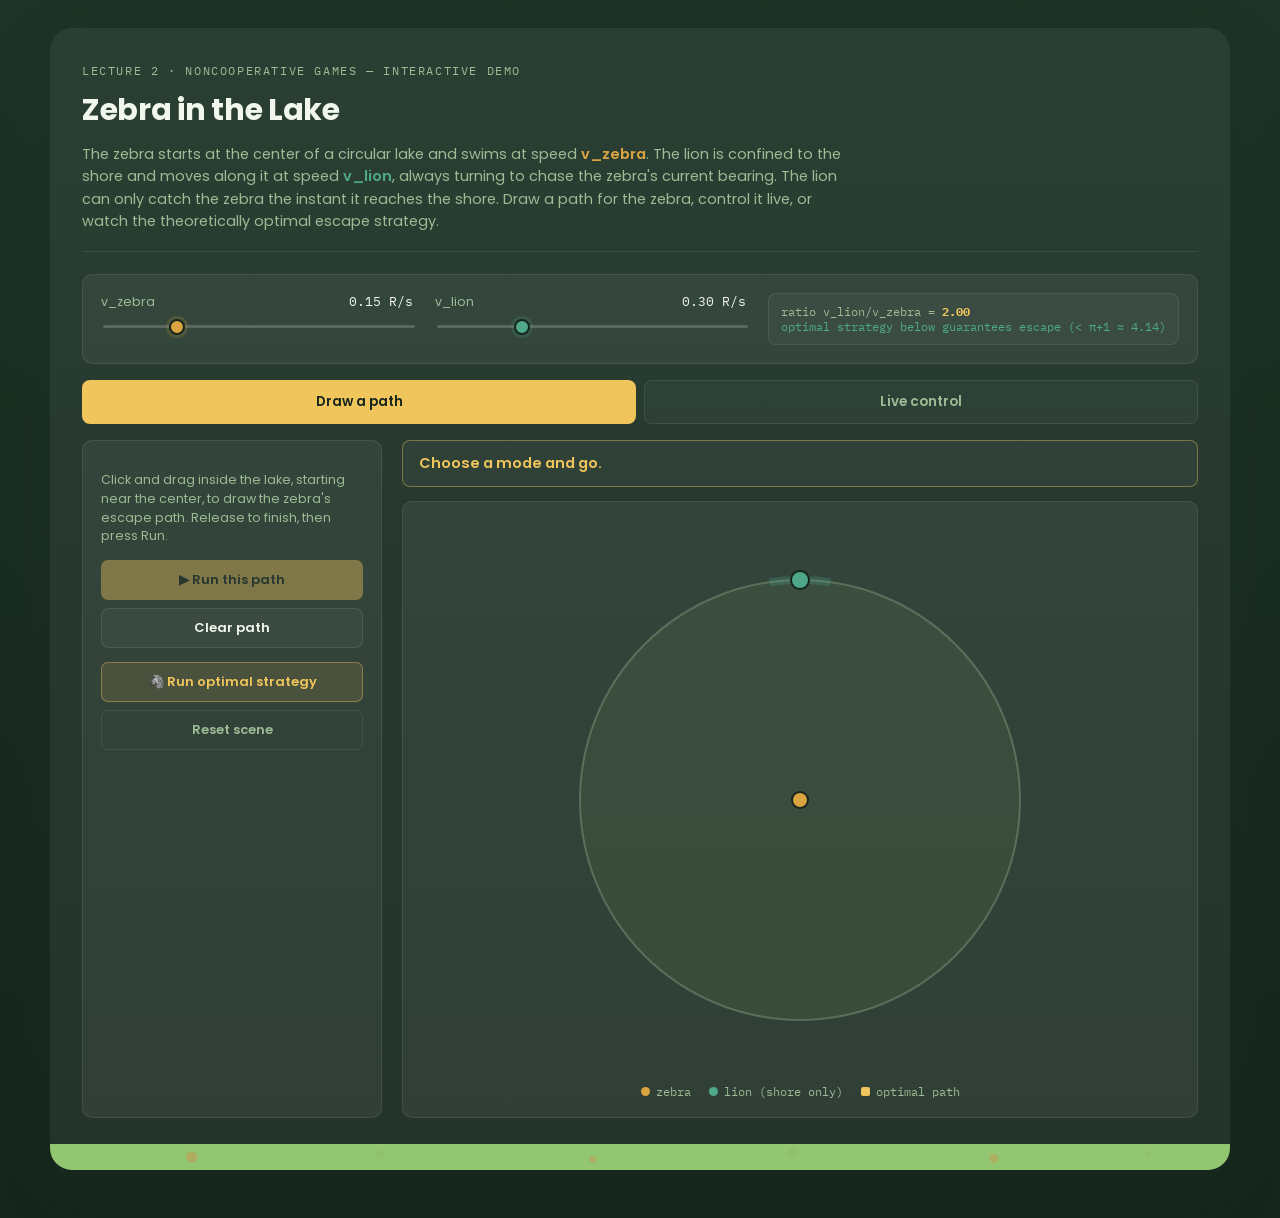
<file: lecture-2/zebra-lake.html>
<!DOCTYPE html>
<html lang="en">
<head>
<meta charset="UTF-8">
<meta name="viewport" content="width=device-width, initial-scale=1.0">
<title>Zebra in the Lake — Noncooperative Games</title>
<style>
  @import url('https://fonts.googleapis.com/css2?family=Poppins:wght@400;500;600;700;800&family=IBM+Plex+Mono:wght@400;500;600&display=swap');

  :root{
    --bg: #FFFFFF;
    --panel: #1D3326;
    --panel-2: #16261C;
    --sage: #93C670;
    --cream: #F4F6DE;
    --text-on-cream: #16261C;
    --grid: rgba(140,180,130,0.14);
    --border: rgba(157,187,148,0.14);
    --text: #F2F7ED;
    --text-dim: #9DBB94;
    --p1: #D9A441;
    --p1-dim: rgba(217,164,65,0.18);
    --p2: #4FA88A;
    --p2-dim: rgba(79,168,138,0.18);
    --gold: #F0C55C;
    --focus: #F0C55C;
    --bad: #C9603F;
  }
  *{ box-sizing: border-box; }
  body{
    margin:0;
    background: linear-gradient(180deg, var(--panel), var(--panel-2));
    color: var(--text);
    font-family: 'Poppins', system-ui, sans-serif;
    -webkit-font-smoothing: antialiased;
  }
  .slide-frame{
    max-width: 1180px;
    margin: 28px auto 48px;
    background: rgba(255,255,255,0.06);
    border-radius: 22px;
    overflow: hidden;
    box-shadow: 0 18px 50px rgba(29,51,38,0.25);
    color: var(--text);
  }
  .slide-frame-inner{ padding: 34px 32px 26px; }
  .slide-stripe{
    height: 26px;
    background:
      radial-gradient(circle at 12% 50%, rgba(200,150,80,0.55) 0 5px, transparent 6px),
      radial-gradient(circle at 28% 40%, rgba(140,190,110,0.55) 0 4px, transparent 5px),
      radial-gradient(circle at 46% 60%, rgba(200,150,80,0.5) 0 3px, transparent 4px),
      radial-gradient(circle at 63% 35%, rgba(140,190,110,0.6) 0 5px, transparent 6px),
      radial-gradient(circle at 80% 55%, rgba(200,150,80,0.5) 0 4px, transparent 5px),
      radial-gradient(circle at 93% 40%, rgba(140,190,110,0.55) 0 3px, transparent 4px),
      var(--sage);
  }
  .app{ max-width: 1180px; margin: 0 auto; padding: 28px 20px 48px; }
  header{ margin-bottom: 22px; padding-bottom: 18px; border-bottom: 1px solid var(--border); }
  .eyebrow{ font-family: 'IBM Plex Mono', monospace; font-size: 11.5px; letter-spacing: 0.14em; text-transform: uppercase; color: var(--text-dim); margin: 0 0 8px; }
  h1{ font-family: 'Poppins', sans-serif; font-size: 30px; font-weight: 700; margin: 0 0 10px; letter-spacing: -0.01em; }
  header p{ max-width: 760px; color: var(--text-dim); font-size: 14.5px; line-height: 1.55; margin: 0; }
  header p strong{ color: var(--text); font-weight: 600; }

  .panel{ background: rgba(255,255,255,0.06); border: 1px solid var(--border); border-radius: 10px; padding: 18px; }

  .globals{ display:grid; grid-template-columns: 1fr 1fr auto; gap: 22px; align-items:end; margin-bottom: 16px; }
  @media (max-width: 720px){ .globals{ grid-template-columns: 1fr; } }
  label{ display:block; font-size: 12.5px; color: var(--text-dim); margin-bottom: 4px; }
  .valline{ display:flex; justify-content: space-between; align-items:baseline; font-size: 12.5px; color: var(--text-dim); margin-bottom: 3px; }
  .valline span.num{ font-family: 'IBM Plex Mono', monospace; color: var(--text); font-size: 13px; }
  .ratio-box{ font-family:'IBM Plex Mono',monospace; font-size:12px; color: var(--text-dim); background: rgba(255,255,255,0.03); border:1px solid var(--border); border-radius:8px; padding:10px 12px; min-width: 220px; }
  .ratio-box b{ color: var(--gold); }

  input[type=range]{ -webkit-appearance: none; width: 100%; height: 22px; background: transparent; cursor: pointer; }
  input[type=range]::-webkit-slider-runnable-track{ height: 3px; background: rgba(255,255,255,0.18); border-radius: 2px; }
  input[type=range]::-webkit-slider-thumb{ -webkit-appearance: none; margin-top: -6.5px; width: 16px; height: 16px; border-radius: 50%; background: var(--gold); border: 2px solid #16261C; box-shadow: 0 0 0 3px rgba(240,197,92,0.15); }
  input[type=range]::-moz-range-track{ height:3px; background: rgba(255,255,255,0.18); border-radius:2px; }
  input[type=range]::-moz-range-thumb{ width:14px; height:14px; border-radius:50%; background: var(--gold); border: 2px solid #16261C; }
  #vzebra::-webkit-slider-thumb{ background: var(--p1); box-shadow: 0 0 0 3px rgba(217,164,65,0.18); }
  #vzebra::-moz-range-thumb{ background: var(--p1); }
  #vlion::-webkit-slider-thumb{ background: var(--p2); box-shadow: 0 0 0 3px rgba(79,168,138,0.18); }
  #vlion::-moz-range-thumb{ background: var(--p2); }

  input[type=range]:focus-visible, button:focus-visible, input[type=checkbox]:focus-visible{ outline: 2px solid var(--focus); outline-offset: 2px; }

  .tabs{ display:flex; gap:8px; margin-bottom: 16px; }
  .tab{ flex:1; text-align:center; padding: 11px 14px; border-radius: 8px; border: 1px solid var(--border); background: rgba(255,255,255,0.03); font-family:'Poppins',sans-serif; font-weight:600; font-size: 13.5px; color: var(--text-dim); cursor:pointer; transition: all .15s ease; }
  .tab.active{ background: var(--gold); color:#16261C; border-color: transparent; }
  .tab:not(.active):hover{ background: rgba(255,255,255,0.08); color: var(--text); }

  .layout{ display:grid; grid-template-columns: 300px 1fr; gap:20px; }
  @media (max-width: 900px){ .layout{ grid-template-columns: 1fr; } }

  .mode-panel{ display:none; }
  .mode-panel.active{ display:block; }
  .hint{ font-size: 12.5px; color: var(--text-dim); line-height:1.5; margin-bottom: 14px; }

  button{ font-family:'Poppins',sans-serif; font-weight:600; font-size:13px; border-radius:7px; border:1px solid var(--border); background: rgba(255,255,255,0.04); color: var(--text); padding: 9px 12px; cursor:pointer; transition: background .15s ease; width:100%; }
  button:hover{ background: rgba(255,255,255,0.09); }
  button:disabled{ opacity:0.4; cursor:not-allowed; }
  button + button{ margin-top: 8px; }
  .run-btn{ background: var(--gold); color:#16261C; border-color: transparent; }
  .run-btn:hover{ background: #F5D485; }
  .opt-btn{ background: rgba(240,197,92,0.12); border-color: rgba(240,197,92,0.4); color: var(--gold); }
  .opt-btn:hover{ background: rgba(240,197,92,0.2); }
  .reset-btn{ background: transparent; color: var(--text-dim); }

  .check-row{ display:flex; align-items:center; gap:8px; margin: 12px 0 4px; font-size:12.5px; color: var(--text-dim); }
  .check-row input{ width:15px; height:15px; }

  .viz{ display:flex; flex-direction:column; gap:14px; }
  .banner{ font-family:'Poppins',sans-serif; font-size:14.5px; font-weight:600; padding: 12px 16px; border-radius: 8px; background: rgba(255,255,255,0.04); border: 1px solid var(--border); min-height: 20px; }
  .banner.win1{ color: var(--p1); border-color: rgba(217,164,65,0.4); }
  .banner.win2{ color: var(--p2); border-color: rgba(79,168,138,0.4); }
  .banner.neutral{ color: var(--gold); border-color: rgba(240,197,92,0.4); }

  .canvas-wrap{ position: relative; display:flex; justify-content:center; }
  canvas{ touch-action: none; border-radius: 8px; cursor: crosshair; }

  .legend{ display:flex; gap: 18px; justify-content:center; font-family:'IBM Plex Mono',monospace; font-size: 11.5px; color: var(--text-dim); margin-top: 4px; }
  .legend span{ display:inline-flex; align-items:center; gap:6px; }
  .legend i{ width:9px; height:9px; border-radius:50%; display:inline-block; }
  .legend .z i{ background: var(--p1); }
  .legend .l i{ background: var(--p2); }
  .legend .g i{ background: var(--gold); border-radius:2px; }
</style>
</head>
<body>
<div class="slide-frame">
  <div class="slide-frame-inner">

  <header>
    <p class="eyebrow">Lecture 2 · Noncooperative Games — Interactive Demo</p>
    <h1>Zebra in the Lake</h1>
    <p>The zebra starts at the center of a circular lake and swims at speed <strong style="color:var(--p1)">v_zebra</strong>.
      The lion is confined to the shore and moves along it at speed <strong style="color:var(--p2)">v_lion</strong>,
      always turning to chase the zebra's current bearing. The lion can only catch the zebra the instant it reaches the shore.
      Draw a path for the zebra, control it live, or watch the theoretically optimal escape strategy.</p>
  </header>

  <div class="panel globals">
    <div>
      <div class="valline"><span>v_zebra</span><span class="num" id="vzVal">0.15 R/s</span></div>
      <input type="range" id="vzebra" min="0.05" max="0.5" step="0.01" value="0.15">
    </div>
    <div>
      <div class="valline"><span>v_lion</span><span class="num" id="vlVal">0.30 R/s</span></div>
      <input type="range" id="vlion" min="0.05" max="1.0" step="0.01" value="0.30">
    </div>
    <div class="ratio-box" id="ratioBox">ratio v_lion/v_zebra = <b>2.00</b></div>
  </div>

  <div class="tabs">
    <div class="tab active" id="tabDraw">Draw a path</div>
    <div class="tab" id="tabLive">Live control</div>
  </div>

  <div class="layout">
    <div class="panel controls">

      <div class="mode-panel active" id="drawPanel">
        <p class="hint">Click and drag inside the lake, starting near the center, to draw the zebra's escape path. Release to finish, then press Run.</p>
        <button class="run-btn" id="runDrawn" disabled>▶ Run this path</button>
        <button id="clearDrawn">Clear path</button>
      </div>

      <div class="mode-panel" id="livePanel">
        <p class="hint">Press Start, then move your mouse (or finger) inside the lake — the zebra will follow your cursor at its max speed. Reach the shore before the lion gets there.</p>
        <button class="run-btn" id="startLive">▶ Start</button>
        <button id="stopLive" disabled>Stop</button>
      </div>

      <button class="opt-btn" id="runOptimal" style="margin-top:14px;">🦓 Run optimal strategy</button>
      <button class="reset-btn" id="resetAll">Reset scene</button>
    </div>

    <div class="viz">
      <div class="banner neutral" id="banner">Choose a mode and go.</div>
      <div class="panel">
        <div class="canvas-wrap"><canvas id="lake" width="560" height="560" style="width:560px;height:560px;"></canvas></div>
        <div class="legend">
          <span class="z"><i></i>zebra</span>
          <span class="l"><i></i>lion (shore only)</span>
          <span class="g"><i></i>optimal path</span>
        </div>
      </div>
    </div>
  </div>
</div>
  <div class="slide-stripe"></div>
</div>

<script>
(function(){
  const $ = id => document.getElementById(id);
  const els = {
    vzebra: $('vzebra'), vlion: $('vlion'), vzVal: $('vzVal'), vlVal: $('vlVal'), ratioBox: $('ratioBox'),
    tabDraw: $('tabDraw'), tabLive: $('tabLive'), drawPanel: $('drawPanel'), livePanel: $('livePanel'),
    runDrawn: $('runDrawn'), clearDrawn: $('clearDrawn'),
    startLive: $('startLive'), stopLive: $('stopLive'),
    runOptimal: $('runOptimal'), resetAll: $('resetAll'),
    banner: $('banner'), canvas: $('lake'),
  };
  const ctx = els.canvas.getContext('2d');

  // ---- geometry constants (logical CSS pixels) ----
  const LOGICAL = 560, CX = 280, CY = 280, PXR = 220;
  const dpr = window.devicePixelRatio || 1;
  els.canvas.width = LOGICAL*dpr; els.canvas.height = LOGICAL*dpr;
  ctx.scale(dpr, dpr);

  const CAPTURE_HALF_ANGLE = 8 * Math.PI/180;
  const LION_START_ANGLE = -Math.PI/2; // top of the lake

  function normAngle(a){ while(a>Math.PI) a-=2*Math.PI; while(a<-Math.PI) a+=2*Math.PI; return a; }
  function clamp(x,lo,hi){ return Math.max(lo, Math.min(hi, x)); }
  function toPx(x,y){ return { x: CX + x*PXR, y: CY + y*PXR }; }
  function fromPx(px,py){ return { x: (px-CX)/PXR, y: (py-CY)/PXR }; }

  let mode = 'draw';
  let params = { vz: 0.15, vl: 0.30 };

  let zebra = { x:0, y:0 };
  let lionAngle = LION_START_ANGLE;
  let zebraTrail = [];
  let lionTrail = [ LION_START_ANGLE ];
  let optimalPath = null;
  let outcome = null;

  let drawnPath = null;   // array of {x,y} recorded during drawing
  let isDrawing = false;

  let rafId = null;
  let liveActive = false;
  let pointerNorm = null;

  function readParams(){
    params.vz = parseFloat(els.vzebra.value);
    params.vl = parseFloat(els.vlion.value);
    els.vzVal.textContent = params.vz.toFixed(2) + ' R/s';
    els.vlVal.textContent = params.vl.toFixed(2) + ' R/s';
    const k = params.vl/params.vz;
    const guaranteed = k < (Math.PI+1);
    els.ratioBox.innerHTML = `ratio v_lion/v_zebra = <b>${k.toFixed(2)}</b><br><span style="color:${guaranteed?'#4FA88A':'#C9603F'}">${guaranteed ? 'optimal strategy below guarantees escape (< π+1 ≈ 4.14)' : 'above π+1 ≈ 4.14 — not guaranteed by this simple strategy'}</span>`;
  }

  function stepLion(angle, target, vLion, dt){
    const r = Math.hypot(target.x, target.y);
    if(r < 0.02) return angle;
    const bearing = Math.atan2(target.y, target.x);
    const diff = normAngle(bearing - angle);
    const maxStep = vLion*dt;
    return angle + clamp(diff, -maxStep, maxStep);
  }

  function checkShore(pos, angle){
    const r = Math.hypot(pos.x, pos.y);
    if(r < 1) return null;
    const landing = Math.atan2(pos.y, pos.x);
    const gap = Math.abs(normAngle(landing - angle));
    return gap <= CAPTURE_HALF_ANGLE ? 'caught' : 'escaped';
  }

  // ---------- optimal strategy controller ----------
  function makeOptimalState(startLionAngle){
    return { r: 0, angle: normAngle(startLionAngle + Math.PI), phase: 1 };
  }
  function optimalStep(state, lionAngleNow, vz, vl, dt){
    const r1 = Math.min(1, vz/vl);
    if(state.phase === 1 && state.r < r1){
      const desired = normAngle(lionAngleNow + Math.PI);
      const err = normAngle(desired - state.angle);
      const rFloor = Math.max(state.r, 0.02);
      const omegaMax = vz/rFloor;
      const angleStep = clamp(err, -omegaMax*dt, omegaMax*dt);
      state.angle = normAngle(state.angle + angleStep);
      const tangentialUsed = rFloor*Math.abs(angleStep)/dt;
      const remain = Math.max(vz*vz - tangentialUsed*tangentialUsed, 0);
      const radial = Math.sqrt(remain);
      state.r = Math.min(r1, state.r + radial*dt);
    } else {
      state.phase = 2;
      state.r = Math.min(1, state.r + vz*dt);
    }
    return { x: state.r*Math.cos(state.angle), y: state.r*Math.sin(state.angle) };
  }

  function precomputeOptimalRun(vz, vl, startLionAngle){
    let st = makeOptimalState(startLionAngle);
    let la = startLionAngle;
    const zPts = [{x:0,y:0}];
    const lAngles = [startLionAngle];
    const dt = 0.02;
    let res = null;
    for(let i=0;i<3000;i++){
      const pos = optimalStep(st, la, vz, vl, dt);
      zPts.push({x:pos.x,y:pos.y});
      la = stepLion(la, pos, vl, dt);
      lAngles.push(la);
      if(Math.hypot(pos.x,pos.y) >= 1){ res = checkShore(pos, la); break; }
    }
    return { zPts, lAngles, dt, outcome: res };
  }

  function interpArray(arr, idxFloat, isAngle){
    const last = arr.length-1;
    const i0 = Math.max(0, Math.min(Math.floor(idxFloat), last));
    const i1 = Math.min(i0+1, last);
    const frac = idxFloat - i0;
    const a = arr[i0], b = arr[i1];
    if(isAngle) return a + normAngle(b-a)*frac;
    return { x: a.x+(b.x-a.x)*frac, y: a.y+(b.y-a.y)*frac };
  }

  // ---------- drawing ----------
  function drawScene(){
    ctx.clearRect(0,0,LOGICAL,LOGICAL);

    // lake
    ctx.beginPath();
    ctx.arc(CX,CY,PXR,0,Math.PI*2);
    ctx.fillStyle = 'rgba(147,198,112,0.08)';
    ctx.fill();
    ctx.lineWidth = 2;
    ctx.strokeStyle = 'rgba(157,187,148,0.35)';
    ctx.stroke();

    // capture wedge around lion
    ctx.beginPath();
    ctx.arc(CX,CY,PXR, lionAngle-CAPTURE_HALF_ANGLE, lionAngle+CAPTURE_HALF_ANGLE);
    ctx.lineWidth = 8;
    ctx.strokeStyle = 'rgba(79,168,138,0.25)';
    ctx.stroke();

    // optimal path (shown in full once computed, like a drawn path)
    if(optimalPath){
      ctx.beginPath();
      optimalPath.forEach((p,i)=>{
        const px = toPx(p.x,p.y);
        if(i===0) ctx.moveTo(px.x,px.y); else ctx.lineTo(px.x,px.y);
      });
      ctx.setLineDash([5,5]);
      ctx.lineWidth = 1.6;
      ctx.strokeStyle = 'rgba(240,197,92,0.55)';
      ctx.stroke();
      ctx.setLineDash([]);
    }

    // drawn path (preview or committed)
    if(drawnPath && drawnPath.length>1){
      ctx.beginPath();
      drawnPath.forEach((p,i)=>{
        const px = toPx(p.x,p.y);
        if(i===0) ctx.moveTo(px.x,px.y); else ctx.lineTo(px.x,px.y);
      });
      ctx.lineWidth = 1.6;
      ctx.strokeStyle = 'rgba(217,164,65,0.4)';
      ctx.stroke();
    }

    // zebra trail
    if(zebraTrail.length>1){
      ctx.beginPath();
      zebraTrail.forEach((p,i)=>{
        const px = toPx(p.x,p.y);
        if(i===0) ctx.moveTo(px.x,px.y); else ctx.lineTo(px.x,px.y);
      });
      ctx.lineWidth = 2.4;
      ctx.strokeStyle = '#D9A441';
      ctx.stroke();
    }

    // lion trail (arc along shore)
    if(lionTrail.length>1){
      ctx.beginPath();
      let started=false;
      lionTrail.forEach(a=>{
        const px = CX+Math.cos(a)*PXR, py = CY+Math.sin(a)*PXR;
        if(!started){ ctx.moveTo(px,py); started=true; } else ctx.lineTo(px,py);
      });
      ctx.lineWidth = 4;
      ctx.strokeStyle = '#4FA88A';
      ctx.stroke();
    }

    // center marker
    ctx.beginPath();
    ctx.arc(CX,CY,3,0,Math.PI*2);
    ctx.fillStyle = 'rgba(242,247,237,0.5)';
    ctx.fill();

    // zebra
    const zp = toPx(zebra.x, zebra.y);
    ctx.beginPath();
    ctx.arc(zp.x, zp.y, 8, 0, Math.PI*2);
    ctx.fillStyle = '#D9A441';
    ctx.fill();
    ctx.lineWidth = 2; ctx.strokeStyle = '#16261C'; ctx.stroke();

    // lion
    const lp = { x: CX+Math.cos(lionAngle)*PXR, y: CY+Math.sin(lionAngle)*PXR };
    ctx.beginPath();
    ctx.arc(lp.x, lp.y, 9, 0, Math.PI*2);
    ctx.fillStyle = '#4FA88A';
    ctx.fill();
    ctx.lineWidth = 2; ctx.strokeStyle = '#16261C'; ctx.stroke();
  }

  function setBanner(text, cls){ els.banner.textContent = text; els.banner.className = 'banner ' + cls; }

  // ---------- run loops ----------
  function cancelLoop(){ if(rafId){ cancelAnimationFrame(rafId); rafId=null; } }

  function resetPositions(){
    zebra = {x:0,y:0};
    lionAngle = LION_START_ANGLE;
    zebraTrail = [{x:0,y:0}];
    lionTrail = [LION_START_ANGLE];
    outcome = null;
  }

  function finish(res){
    outcome = res;
    if(res==='caught') setBanner('🦁 The lion is right there — caught!', 'win2');
    else if(res==='escaped') setBanner('🦓 The zebra reaches the shore clear of the lion — escaped!', 'win1');
    drawScene();
  }

  // --- run a precomputed path (arc-length parameterized) ---
  function pathAtDistance(path, dist){
    let acc = 0;
    for(let i=1;i<path.length;i++){
      const a=path[i-1], b=path[i];
      const seg = Math.hypot(b.x-a.x, b.y-a.y);
      if(acc+seg >= dist){
        const t = seg===0 ? 0 : (dist-acc)/seg;
        return { x: a.x+(b.x-a.x)*t, y: a.y+(b.y-a.y)*t };
      }
      acc += seg;
    }
    // extend straight beyond the drawn path in its final direction
    const a = path[path.length-2] || {x:0,y:0}, b = path[path.length-1];
    const dx=b.x-a.x, dy=b.y-a.y;
    const len=Math.hypot(dx,dy)||1;
    const extra = dist-acc;
    return { x: b.x + (dx/len)*extra, y: b.y + (dy/len)*extra };
  }

  function runDrawnPath(){
    if(!drawnPath || drawnPath.length<2) return;
    resetPositions();
    cancelLoop();
    setBanner('Running the drawn path…', 'neutral');
    let t0 = null, dist = 0;
    function frame(now){
      if(t0===null) t0=now;
      const dt = Math.min((now - (frame.last||now))/1000, 0.05);
      frame.last = now;
      dist += params.vz*dt;
      zebra = pathAtDistance(drawnPath, dist);
      zebraTrail.push({...zebra});
      lionAngle = stepLion(lionAngle, zebra, params.vl, dt);
      lionTrail.push(lionAngle);
      drawScene();
      const res = checkShore(zebra, lionAngle);
      if(res){ finish(res); return; }
      rafId = requestAnimationFrame(frame);
    }
    rafId = requestAnimationFrame(frame);
  }

  // --- live control ---
  function startLiveRun(){
    resetPositions();
    cancelLoop();
    pointerNorm = null;
    liveActive = true;
    els.startLive.disabled = true; els.stopLive.disabled = false;
    setBanner('Guide the zebra with your cursor…', 'neutral');
    let last = null;
    function frame(now){
      if(last===null) last=now;
      const dt = Math.min((now-last)/1000, 0.05);
      last = now;
      if(pointerNorm){
        const dx = pointerNorm.x - zebra.x, dy = pointerNorm.y - zebra.y;
        const dist = Math.hypot(dx,dy);
        const step = params.vz*dt;
        if(dist > 1e-6){
          const m = Math.min(step, dist)/dist;
          zebra = { x: zebra.x+dx*m, y: zebra.y+dy*m };
        }
      }
      zebraTrail.push({...zebra});
      lionAngle = stepLion(lionAngle, zebra, params.vl, dt);
      lionTrail.push(lionAngle);
      drawScene();
      const res = checkShore(zebra, lionAngle);
      if(res){ stopLiveRun(); finish(res); return; }
      rafId = requestAnimationFrame(frame);
    }
    rafId = requestAnimationFrame(frame);
  }
  function stopLiveRun(){
    liveActive = false;
    cancelLoop();
    els.startLive.disabled = false; els.stopLive.disabled = true;
  }

  // --- optimal strategy run ---
  function runOptimalStrategy(){
    resetPositions();
    cancelLoop();
    const pre = precomputeOptimalRun(params.vz, params.vl, LION_START_ANGLE);
    optimalPath = pre.zPts;
    drawScene();
    setBanner('Optimal path plotted — watch it play out…', 'neutral');
    const lastIdx = pre.zPts.length - 1;
    let start = null;
    function frame(now){
      if(start===null) start = now;
      const elapsedSec = (now-start)/1000;
      const idxFloat = Math.min(elapsedSec/pre.dt, lastIdx);
      zebra = interpArray(pre.zPts, idxFloat, false);
      lionAngle = interpArray(pre.lAngles, idxFloat, true);
      zebraTrail.push({...zebra});
      lionTrail.push(lionAngle);
      drawScene();
      if(idxFloat >= lastIdx){
        finish(pre.outcome || checkShore(zebra, lionAngle) || 'escaped');
        return;
      }
      rafId = requestAnimationFrame(frame);
    }
    rafId = requestAnimationFrame(frame);
  }

  // ---------- pointer handling for draw + live ----------
  function canvasPos(evt){
    const rect = els.canvas.getBoundingClientRect();
    const cx = (evt.touches ? evt.touches[0].clientX : evt.clientX) - rect.left;
    const cy = (evt.touches ? evt.touches[0].clientY : evt.clientY) - rect.top;
    return fromPx(cx*(LOGICAL/rect.width), cy*(LOGICAL/rect.height));
  }

  els.canvas.addEventListener('pointerdown', (e)=>{
    if(mode!=='draw' || rafId) return;
    isDrawing = true;
    resetPositions();
    const p = canvasPos(e);
    const r = Math.hypot(p.x,p.y);
    const clipped = r>1 ? {x:p.x/r, y:p.y/r} : p;
    drawnPath = [{x:0,y:0}, clipped];
    els.runDrawn.disabled = true;
    drawScene();
  });
  els.canvas.addEventListener('pointermove', (e)=>{
    if(mode==='draw' && isDrawing){
      const p = canvasPos(e);
      const r = Math.hypot(p.x,p.y);
      const clipped = r>1 ? {x:p.x/r, y:p.y/r} : p;
      drawnPath.push(clipped);
      drawScene();
    } else if(mode==='live' && liveActive){
      const p = canvasPos(e);
      const r = Math.hypot(p.x,p.y);
      pointerNorm = r>1 ? {x:p.x/r, y:p.y/r} : p;
    }
  });
  window.addEventListener('pointerup', ()=>{
    if(isDrawing){
      isDrawing = false;
      if(drawnPath && drawnPath.length>2) els.runDrawn.disabled = false;
    }
  });

  // ---------- wiring ----------
  function switchMode(m){
    mode = m;
    els.tabDraw.classList.toggle('active', m==='draw');
    els.tabLive.classList.toggle('active', m==='live');
    els.drawPanel.classList.toggle('active', m==='draw');
    els.livePanel.classList.toggle('active', m==='live');
    stopLiveRun();
    cancelLoop();
    resetPositions();
    drawnPath = null; els.runDrawn.disabled = true;
    optimalPath = null;
    setBanner(m==='draw' ? 'Click and drag from the center to draw a path.' : 'Press Start, then move your cursor inside the lake.', 'neutral');
    drawScene();
  }

  els.vzebra.addEventListener('input', readParams);
  els.vlion.addEventListener('input', readParams);

  els.tabDraw.addEventListener('click', ()=>switchMode('draw'));
  els.tabLive.addEventListener('click', ()=>switchMode('live'));

  els.runDrawn.addEventListener('click', runDrawnPath);
  els.clearDrawn.addEventListener('click', ()=>{ drawnPath=null; els.runDrawn.disabled=true; resetPositions(); drawScene(); setBanner('Path cleared. Draw a new one.', 'neutral'); });

  els.startLive.addEventListener('click', startLiveRun);
  els.stopLive.addEventListener('click', ()=>{ stopLiveRun(); setBanner('Stopped.', 'neutral'); drawScene(); });

  els.runOptimal.addEventListener('click', runOptimalStrategy);
  els.resetAll.addEventListener('click', ()=>{ cancelLoop(); stopLiveRun(); resetPositions(); drawnPath=null; els.runDrawn.disabled=true; optimalPath=null; setBanner('Scene reset.', 'neutral'); drawScene(); });

  // init
  readParams();
  resetPositions();
  drawScene();
})();
</script>
</body>
</html>
</file>
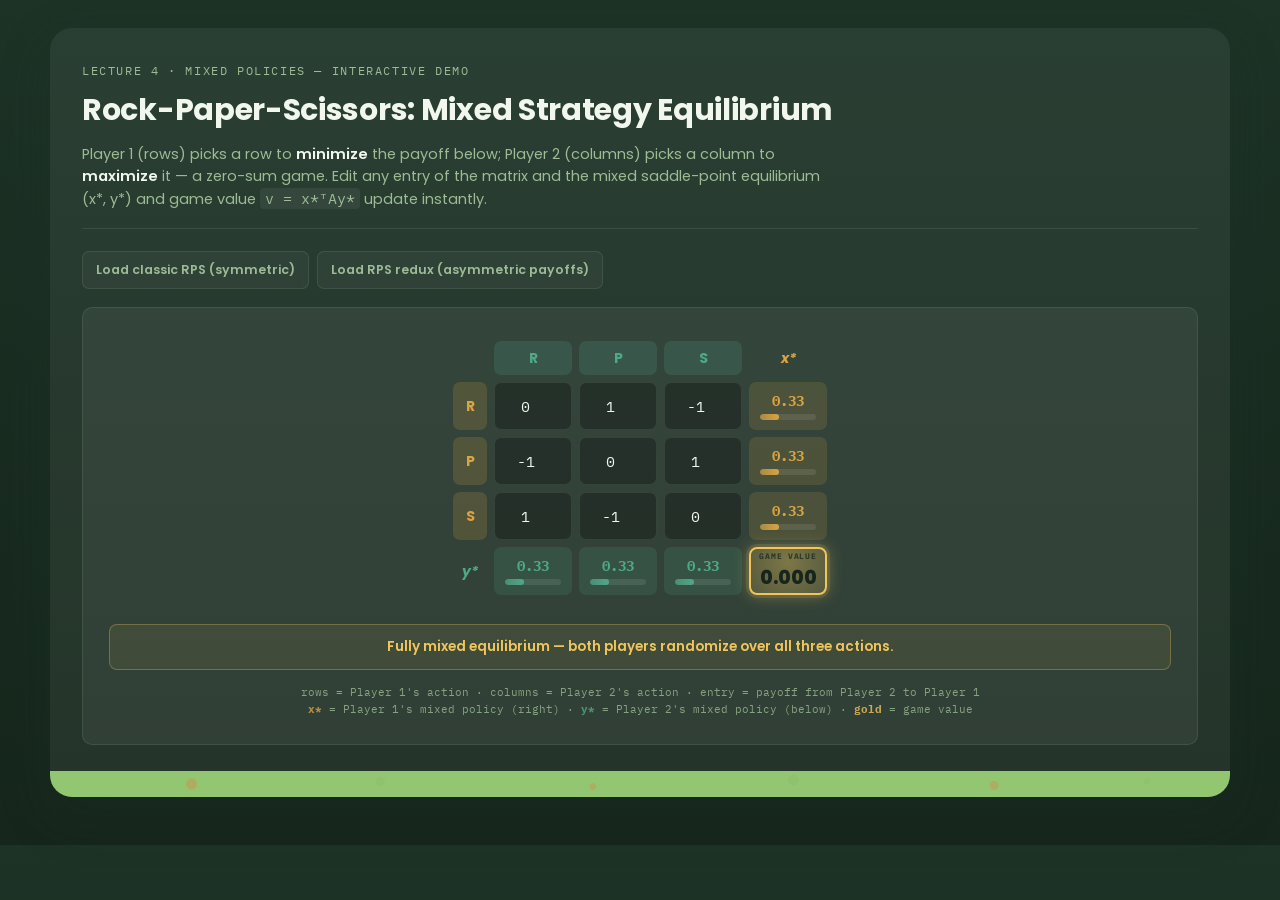
<file: lecture-4/rps-equilibrium.html>
<!DOCTYPE html>
<html lang="en">
<head>
<meta charset="UTF-8">
<meta name="viewport" content="width=device-width, initial-scale=1.0">
<title>Rock-Paper-Scissors — Mixed Policies</title>
<style>
  @import url('https://fonts.googleapis.com/css2?family=Poppins:wght@400;500;600;700;800&family=IBM+Plex+Mono:wght@400;500;600&display=swap');

  :root{
    --bg: #FFFFFF;
    --panel: #1D3326;
    --panel-2: #16261C;
    --sage: #93C670;
    --cream: #F4F6DE;
    --text-on-cream: #16261C;
    --grid: rgba(140,180,130,0.14);
    --border: rgba(157,187,148,0.14);
    --text: #F2F7ED;
    --text-dim: #9DBB94;
    --p1: #D9A441;
    --p1-dim: rgba(217,164,65,0.18);
    --p2: #4FA88A;
    --p2-dim: rgba(79,168,138,0.18);
    --gold: #F0C55C;
    --gold-dim: rgba(240,197,92,0.14);
    --focus: #F0C55C;
  }
  *{ box-sizing: border-box; }
  body{
    margin:0;
    background: linear-gradient(180deg, var(--panel), var(--panel-2));
    color: var(--text);
    font-family: 'Poppins', system-ui, sans-serif;
    -webkit-font-smoothing: antialiased;
  }
  .slide-frame{
    max-width: 1180px;
    margin: 28px auto 48px;
    background: rgba(255,255,255,0.06);
    border-radius: 22px;
    overflow: hidden;
    box-shadow: 0 18px 50px rgba(29,51,38,0.25);
    color: var(--text);
  }
  .slide-frame-inner{ padding: 34px 32px 26px; }
  .slide-stripe{
    height: 26px;
    background:
      radial-gradient(circle at 12% 50%, rgba(200,150,80,0.55) 0 5px, transparent 6px),
      radial-gradient(circle at 28% 40%, rgba(140,190,110,0.55) 0 4px, transparent 5px),
      radial-gradient(circle at 46% 60%, rgba(200,150,80,0.5) 0 3px, transparent 4px),
      radial-gradient(circle at 63% 35%, rgba(140,190,110,0.6) 0 5px, transparent 6px),
      radial-gradient(circle at 80% 55%, rgba(200,150,80,0.5) 0 4px, transparent 5px),
      radial-gradient(circle at 93% 40%, rgba(140,190,110,0.55) 0 3px, transparent 4px),
      var(--sage);
  }
  .app{ max-width: 920px; margin: 0 auto; padding: 28px 20px 48px; }
  header{ margin-bottom: 22px; padding-bottom: 18px; border-bottom: 1px solid var(--border); }
  .eyebrow{ font-family: 'IBM Plex Mono', monospace; font-size: 11.5px; letter-spacing: 0.14em; text-transform: uppercase; color: var(--text-dim); margin: 0 0 8px; }
  h1{ font-family: 'Poppins', sans-serif; font-size: 30px; font-weight: 700; margin: 0 0 10px; letter-spacing: -0.01em; }
  header p{ max-width: 760px; color: var(--text-dim); font-size: 14.5px; line-height: 1.55; margin: 0; }
  header p strong{ color: var(--text); font-weight: 600; }
  code.f{ font-family:'IBM Plex Mono',monospace; background: rgba(255,255,255,0.06); padding: 1px 5px; border-radius:4px; }

  .presets{ display:flex; gap:8px; margin-bottom: 18px; flex-wrap: wrap; }
  button{ font-family:'Poppins',sans-serif; font-weight:600; font-size:12.5px; border-radius:7px; border:1px solid var(--border); background: rgba(255,255,255,0.04); color: var(--text-dim); padding: 9px 13px; cursor:pointer; transition: background .15s ease, color .15s ease; }
  button:hover{ background: rgba(255,255,255,0.09); color: var(--text); }
  button:focus-visible{ outline: 2px solid var(--focus); outline-offset: 2px; }

  .panel{ background: rgba(255,255,255,0.06); border: 1px solid var(--border); border-radius: 10px; padding: 26px; }

  table.matrix{ border-collapse: separate; border-spacing: 7px; margin: 0 auto; }
  table.matrix th, table.matrix td{ text-align:center; padding: 0; }
  table.matrix th{ font-family:'Poppins',sans-serif; font-weight:700; font-size: 14px; }
  th.colhead{ color: var(--p2); background: var(--p2-dim); border-radius: 7px; height: 34px; width: 78px; }
  th.rowhead{ color: var(--p1); background: var(--p1-dim); border-radius: 7px; width: 34px; }
  th.corner{ background: transparent; }
  th.axislabel{ font-family:'IBM Plex Mono',monospace; font-size: 12px; font-weight:600; font-style:italic; }
  th.axislabel.xstar{ color: var(--p1); }
  th.axislabel.ystar{ color: var(--p2); }

  table.matrix input{
    width: 78px; height: 48px; text-align:center;
    background: rgba(0,0,0,0.28); color: var(--text);
    border: 1px solid var(--border); border-radius: 7px;
    font-family:'IBM Plex Mono',monospace; font-size: 15px;
  }
  table.matrix input:focus-visible{ outline: 2px solid var(--focus); outline-offset: 1px; }

  .probcell{
    width: 78px; min-height: 48px; border-radius: 7px;
    display:flex; flex-direction:column; align-items:center; justify-content:center; gap:4px;
    padding: 7px 4px;
    border: 1px solid transparent; transition: background-color .2s ease;
  }
  .probcell .pnum{ font-family:'IBM Plex Mono',monospace; font-size: 13.5px; font-weight:700; }
  .rowprob .pnum{ color: var(--p1); }
  .colprob .pnum{ color: var(--p2); }
  .pbar-track{ width: 56px; height: 6px; background: rgba(255,255,255,0.09); border-radius: 4px; overflow:hidden; }
  .pbar-fill{ height:100%; border-radius:4px; width:0%; transition: width .25s ease; }
  .rowprob .pbar-fill{ background: linear-gradient(90deg, rgba(217,164,65,0.6), var(--p1)); }
  .colprob .pbar-fill{ background: linear-gradient(90deg, rgba(79,168,138,0.6), var(--p2)); }

  .valuecell{
    width: 78px; min-height: 48px; border-radius: 8px;
    display:flex; flex-direction:column; align-items:center; justify-content:center; gap:2px;
    background: radial-gradient(circle at 50% 30%, rgba(240,197,92,0.4), rgba(240,197,92,0.18));
    border: 2px solid var(--gold);
    box-shadow: 0 0 0 3px rgba(240,197,92,0.12), 0 0 16px rgba(240,197,92,0.4);
  }
  .valuecell .vlabel{ font-family:'IBM Plex Mono',monospace; font-size: 8px; letter-spacing:0.09em; text-transform:uppercase; color: #16261C; opacity:0.75; font-weight:700; }
  .valuecell .vnum{ font-family:'Poppins',sans-serif; font-size: 19px; font-weight:800; color: #16261C; }

  .type-banner{
    font-family:'Poppins',sans-serif; font-size:13.5px; font-weight:600;
    padding: 12px 16px; border-radius: 8px; background: rgba(240,197,92,0.08);
    border: 1px solid rgba(240,197,92,0.3); color: var(--gold);
    margin-top: 22px; text-align:center;
  }

  .caption{ font-family:'IBM Plex Mono',monospace; font-size: 10.5px; color: var(--text-dim); margin-top: 14px; line-height:1.6; opacity: 0.8; text-align:center; }
  .caption b{ color: var(--p1); } .caption b.y{ color: var(--p2); } .caption b.g{ color: var(--gold); }
</style>
</head>
<body>
<div class="slide-frame">
  <div class="slide-frame-inner">

  <header>
    <p class="eyebrow">Lecture 4 &middot; Mixed Policies — Interactive Demo</p>
    <h1>Rock-Paper-Scissors: Mixed Strategy Equilibrium</h1>
    <p>Player 1 (rows) picks a row to <strong>minimize</strong> the payoff below; Player 2 (columns) picks a column to
      <strong>maximize</strong> it — a zero-sum game. Edit any entry of the matrix and the mixed saddle-point equilibrium
      (x*, y*) and game value <code class="f">v = x*&#7488;Ay*</code> update instantly.</p>
  </header>

  <div class="presets">
    <button id="presetClassic">Load classic RPS (symmetric)</button>
    <button id="presetRedux">Load RPS redux (asymmetric payoffs)</button>
  </div>

  <div class="panel">
    <table class="matrix" id="matrixTable">
      <tr>
        <th class="corner"></th>
        <th class="colhead">R</th>
        <th class="colhead">P</th>
        <th class="colhead">S</th>
        <th class="axislabel xstar">x*</th>
      </tr>
      <tr>
        <th class="rowhead">R</th>
        <td><input type="number" step="0.5" data-i="0" data-j="0" value="0"></td>
        <td><input type="number" step="0.5" data-i="0" data-j="1" value="1"></td>
        <td><input type="number" step="0.5" data-i="0" data-j="2" value="-1"></td>
        <td><div class="probcell rowprob" id="x0cell"><span class="pnum" id="x0num">&mdash;</span><div class="pbar-track"><div class="pbar-fill" id="x0bar"></div></div></div></td>
      </tr>
      <tr>
        <th class="rowhead">P</th>
        <td><input type="number" step="0.5" data-i="1" data-j="0" value="-1"></td>
        <td><input type="number" step="0.5" data-i="1" data-j="1" value="0"></td>
        <td><input type="number" step="0.5" data-i="1" data-j="2" value="1"></td>
        <td><div class="probcell rowprob" id="x1cell"><span class="pnum" id="x1num">&mdash;</span><div class="pbar-track"><div class="pbar-fill" id="x1bar"></div></div></div></td>
      </tr>
      <tr>
        <th class="rowhead">S</th>
        <td><input type="number" step="0.5" data-i="2" data-j="0" value="1"></td>
        <td><input type="number" step="0.5" data-i="2" data-j="1" value="-1"></td>
        <td><input type="number" step="0.5" data-i="2" data-j="2" value="0"></td>
        <td><div class="probcell rowprob" id="x2cell"><span class="pnum" id="x2num">&mdash;</span><div class="pbar-track"><div class="pbar-fill" id="x2bar"></div></div></div></td>
      </tr>
      <tr>
        <th class="axislabel ystar">y*</th>
        <td><div class="probcell colprob" id="y0cell"><span class="pnum" id="y0num">&mdash;</span><div class="pbar-track"><div class="pbar-fill" id="y0bar"></div></div></div></td>
        <td><div class="probcell colprob" id="y1cell"><span class="pnum" id="y1num">&mdash;</span><div class="pbar-track"><div class="pbar-fill" id="y1bar"></div></div></div></td>
        <td><div class="probcell colprob" id="y2cell"><span class="pnum" id="y2num">&mdash;</span><div class="pbar-track"><div class="pbar-fill" id="y2bar"></div></div></div></td>
        <td><div class="valuecell"><span class="vlabel">game value</span><span class="vnum" id="gameValue">&mdash;</span></div></td>
      </tr>
    </table>

    <div class="type-banner" id="typeBanner">&mdash;</div>
    <div class="caption">rows = Player 1's action &middot; columns = Player 2's action &middot; entry = payoff from Player 2 to Player 1<br><b>x*</b> = Player 1's mixed policy (right) &middot; <b class="y">y*</b> = Player 2's mixed policy (below) &middot; <b class="g">gold</b> = game value</div>
  </div>

</div>
  <div class="slide-stripe"></div>
</div>

<script>
(function(){
  const $ = id => document.getElementById(id);
  const LABELS = ['R','P','S'];
  const EPS = 1e-7;

  function gaussianSolve(Min, bin){
    const n = bin.length;
    const M = Min.map(row=>row.slice());
    const b = bin.slice();
    for(let col=0; col<n; col++){
      let piv = col;
      for(let r=col+1;r<n;r++){ if(Math.abs(M[r][col])>Math.abs(M[piv][col])) piv=r; }
      if(Math.abs(M[piv][col]) < 1e-10) return null;
      if(piv!==col){ [M[col],M[piv]]=[M[piv],M[col]]; [b[col],b[piv]]=[b[piv],b[col]]; }
      for(let r=0;r<n;r++){
        if(r===col) continue;
        const factor = M[r][col]/M[col][col];
        for(let c=col;c<n;c++) M[r][c]-=factor*M[col][c];
        b[r]-=factor*b[col];
      }
    }
    return M.map((row,i)=>b[i]/row[i]);
  }

  function checkPureSaddle(A){
    for(let i=0;i<3;i++){
      for(let j=0;j<3;j++){
        const val = A[i][j];
        let isColMin=true, isRowMax=true;
        for(let r=0;r<3;r++) if(A[r][j] < val-1e-9) isColMin=false;
        for(let c=0;c<3;c++) if(A[i][c] > val+1e-9) isRowMax=false;
        if(isColMin && isRowMax){
          const x=[0,0,0], y=[0,0,0]; x[i]=1; y[j]=1;
          return { x, y, v: val, type:'pure', i, j };
        }
      }
    }
    return null;
  }

  function solveFullSupport(A){
    const My = [
      [A[0][0],A[0][1],A[0][2],-1],
      [A[1][0],A[1][1],A[1][2],-1],
      [A[2][0],A[2][1],A[2][2],-1],
      [1,1,1,0]
    ];
    const solY = gaussianSolve(My, [0,0,0,1]);
    if(!solY) return null;
    const Mx = [
      [A[0][0],A[1][0],A[2][0],-1],
      [A[0][1],A[1][1],A[2][1],-1],
      [A[0][2],A[1][2],A[2][2],-1],
      [1,1,1,0]
    ];
    const solX = gaussianSolve(Mx, [0,0,0,1]);
    if(!solX) return null;
    const y = [solY[0],solY[1],solY[2]];
    const x = [solX[0],solX[1],solX[2]];
    const v = (solY[3] + solX[3]) / 2;
    const valid = x.every(v=>v>=-1e-6) && y.every(v=>v>=-1e-6);
    return { x: x.map(v=>Math.max(0,v)), y: y.map(v=>Math.max(0,v)), v, type:'full', valid };
  }

  function solve2x2Combos(A){
    const subsets = [[0,1],[0,2],[1,2]];
    const excludedOf = pair => [0,1,2].find(k=>!pair.includes(k));

    for(const rowsPair of subsets){
      const i3 = excludedOf(rowsPair);
      const [i1,i2] = rowsPair;
      for(const colsPair of subsets){
        const j3 = excludedOf(colsPair);
        const [j1,j2] = colsPair;
        const a=A[i1][j1], b=A[i1][j2], c=A[i2][j1], d=A[i2][j2];
        const denom = a-b-c+d;
        if(Math.abs(denom) < 1e-9) continue;
        const p = (d-c)/denom;
        const q = (d-b)/denom;
        if(p < -EPS || p > 1+EPS || q < -EPS || q > 1+EPS) continue;
        const v = (a*d - b*c)/denom;
        const costI3 = A[i3][j1]*q + A[i3][j2]*(1-q);
        if(costI3 < v - 1e-6) continue;
        const payJ3 = A[i1][j3]*p + A[i2][j3]*(1-p);
        if(payJ3 > v + 1e-6) continue;
        const x=[0,0,0], y=[0,0,0];
        x[i1]=Math.min(1,Math.max(0,p)); x[i2]=Math.min(1,Math.max(0,1-p));
        y[j1]=Math.min(1,Math.max(0,q)); y[j2]=Math.min(1,Math.max(0,1-q));
        return { x, y, v, type:'support2', rows:rowsPair, cols:colsPair };
      }
    }
    return null;
  }

  function solveGame(A){
    const pure = checkPureSaddle(A);
    if(pure) return pure;
    const full = solveFullSupport(A);
    if(full && full.valid) return full;
    const s2 = solve2x2Combos(A);
    if(s2) return s2;
    return null;
  }

  function readMatrix(){
    const A = [[0,0,0],[0,0,0],[0,0,0]];
    document.querySelectorAll('#matrixTable input').forEach(inp=>{
      const i = parseInt(inp.dataset.i), j = parseInt(inp.dataset.j);
      const v = parseFloat(inp.value);
      A[i][j] = isFinite(v) ? v : 0;
    });
    return A;
  }

  function setMatrix(A){
    document.querySelectorAll('#matrixTable input').forEach(inp=>{
      const i = parseInt(inp.dataset.i), j = parseInt(inp.dataset.j);
      inp.value = A[i][j];
    });
    update();
  }

  function describeType(sol){
    if(sol.type==='pure'){
      return `Pure equilibrium — Player 1 always plays ${LABELS[sol.i]}, Player 2 always plays ${LABELS[sol.j]}.`;
    }
    if(sol.type==='full'){
      return 'Fully mixed equilibrium — both players randomize over all three actions.';
    }
    if(sol.type==='support2'){
      const rowsL = sol.rows.map(i=>LABELS[i]).join(', ');
      const colsL = sol.cols.map(j=>LABELS[j]).join(', ');
      return `Partially mixed equilibrium — Player 1 mixes over {${rowsL}}, Player 2 mixes over {${colsL}}; the remaining action is unused (probability 0).`;
    }
    return 'No equilibrium found — check the matrix values.';
  }

  function update(){
    const A = readMatrix();
    const sol = solveGame(A);
    if(!sol){
      $('typeBanner').textContent = 'No equilibrium found — check the matrix values.';
      return;
    }
    $('typeBanner').textContent = describeType(sol);
    for(let k=0;k<3;k++){
      const xp = Math.max(0, sol.x[k]), yp = Math.max(0, sol.y[k]);
      $('x'+k+'num').textContent = xp.toFixed(2);
      $('y'+k+'num').textContent = yp.toFixed(2);
      $('x'+k+'bar').style.width = (xp*100).toFixed(1)+'%';
      $('y'+k+'bar').style.width = (yp*100).toFixed(1)+'%';
      $('x'+k+'cell').style.backgroundColor = `rgba(217,164,65,${(0.06+xp*0.28).toFixed(3)})`;
      $('y'+k+'cell').style.backgroundColor = `rgba(79,168,138,${(0.06+yp*0.28).toFixed(3)})`;
    }
    $('gameValue').textContent = sol.v.toFixed(3);
  }

  document.querySelectorAll('#matrixTable input').forEach(inp=>{
    inp.addEventListener('input', update);
  });

  $('presetClassic').addEventListener('click', ()=>{
    setMatrix([[0,1,-1],[-1,0,1],[1,-1,0]]);
  });
  $('presetRedux').addEventListener('click', ()=>{
    setMatrix([[0,1,-2],[-3,0,4],[5,-6,0]]);
  });

  update();
})();
</script>
</body>
</html>
</file>
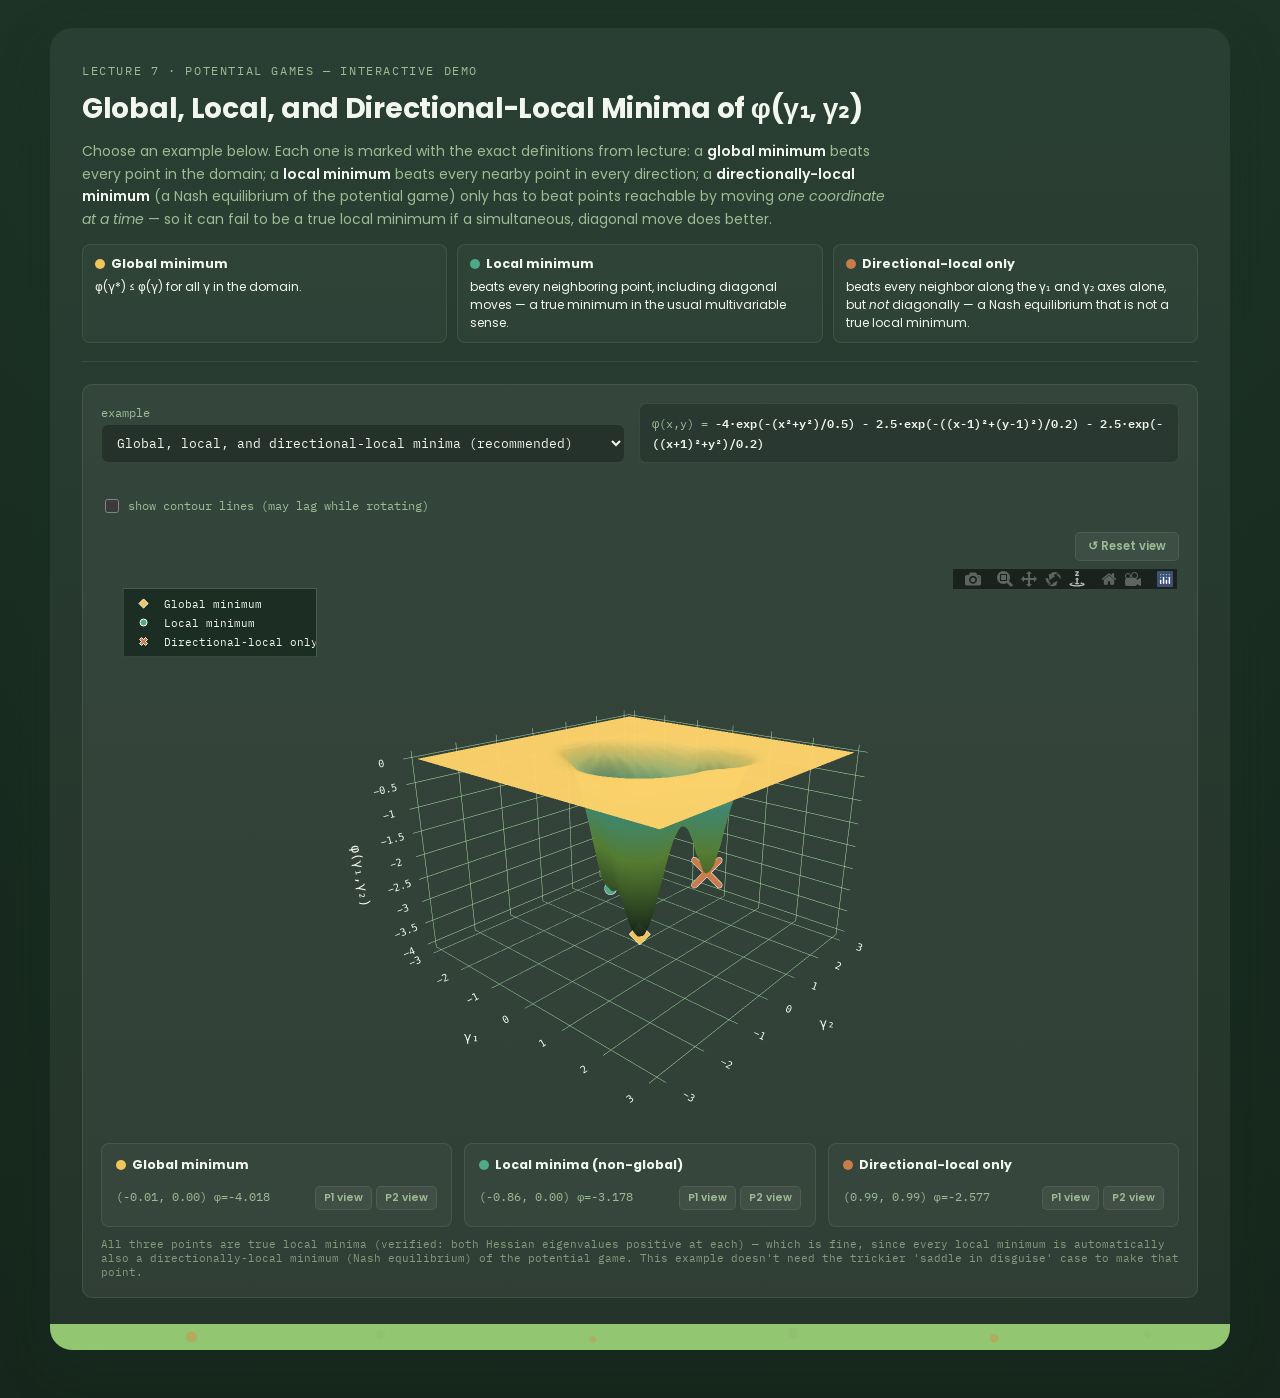
<file: lecture-7/potential-game-minima.html>
<!DOCTYPE html>
<html lang="en">
<head>
<meta charset="UTF-8">
<meta name="viewport" content="width=device-width, initial-scale=1.0">
<title>Potential Games — Minima Explorer</title>
<script src="https://cdn.plot.ly/plotly-2.35.2.min.js" charset="utf-8"></script>
<style>
  @import url('https://fonts.googleapis.com/css2?family=Poppins:wght@400;500;600;700;800&family=IBM+Plex+Mono:wght@400;500;600&display=swap');

  :root{
    --bg: #FFFFFF;
    --panel: #1D3326;
    --panel-2: #16261C;
    --sage: #93C670;
    --cream: #F4F6DE;
    --text-on-cream: #16261C;
    --grid: rgba(140,180,130,0.14);
    --border: rgba(157,187,148,0.14);
    --text: #F2F7ED;
    --text-dim: #9DBB94;
    --p1: #D9A441;
    --p2: #4FA88A;
    --local: #4FA88A;
    --gold: #F0C55C;
    --flag: #C97B4A;
    --focus: #F0C55C;
  }
  html{ color-scheme: dark; }
  *{ box-sizing: border-box; }
  body{
    margin:0;
    background: linear-gradient(180deg, var(--panel), var(--panel-2));
    color: var(--text);
    font-family: 'Poppins', system-ui, sans-serif;
    -webkit-font-smoothing: antialiased;
  }
  .slide-frame{
    max-width: 1180px;
    margin: 28px auto 48px;
    background: rgba(255,255,255,0.06);
    border-radius: 22px;
    overflow: hidden;
    box-shadow: 0 18px 50px rgba(29,51,38,0.25);
    color: var(--text);
  }
  .slide-frame-inner{ padding: 34px 32px 26px; }
  .slide-stripe{
    height: 26px;
    background:
      radial-gradient(circle at 12% 50%, rgba(200,150,80,0.55) 0 5px, transparent 6px),
      radial-gradient(circle at 28% 40%, rgba(140,190,110,0.55) 0 4px, transparent 5px),
      radial-gradient(circle at 46% 60%, rgba(200,150,80,0.5) 0 3px, transparent 4px),
      radial-gradient(circle at 63% 35%, rgba(140,190,110,0.6) 0 5px, transparent 6px),
      radial-gradient(circle at 80% 55%, rgba(200,150,80,0.5) 0 4px, transparent 5px),
      radial-gradient(circle at 93% 40%, rgba(140,190,110,0.55) 0 3px, transparent 4px),
      var(--sage);
  }
  .app{ max-width: 1180px; margin: 0 auto; padding: 28px 20px 48px; }
  header{ margin-bottom: 22px; padding-bottom: 18px; border-bottom: 1px solid var(--border); }
  .eyebrow{ font-family: 'IBM Plex Mono', monospace; font-size: 11.5px; letter-spacing: 0.14em; text-transform: uppercase; color: var(--text-dim); margin: 0 0 8px; }
  h1{ font-family: 'Poppins', sans-serif; font-size: 28px; font-weight: 700; margin: 0 0 10px; letter-spacing: -0.01em; }
  header p{ max-width: 820px; color: var(--text-dim); font-size: 14px; line-height: 1.6; margin: 0 0 8px; }
  header p strong{ color: var(--text); font-weight: 600; }
  .defs{ display:grid; grid-template-columns: repeat(3,1fr); gap:10px; margin-top:14px; }
  @media (max-width: 820px){ .defs{ grid-template-columns: 1fr; } }
  .defcard{ border-radius: 8px; padding: 10px 12px; font-size: 12px; line-height:1.5; border:1px solid var(--border); background: rgba(255,255,255,0.03); }
  .defcard .dtitle{ font-family:'Poppins',sans-serif; font-weight:700; font-size:12.5px; margin-bottom:4px; display:flex; align-items:center; gap:6px; }
  .swatch{ width:10px; height:10px; border-radius:50%; display:inline-block; }

  .panel{ background: rgba(255,255,255,0.06); border: 1px solid var(--border); border-radius: 10px; padding: 18px; }

  .controls{ display:flex; flex-wrap:wrap; gap: 14px; align-items:flex-end; margin-bottom: 16px; }
  .field{ display:flex; flex-direction:column; gap:4px; }
  .field label{ font-size: 11.5px; color: var(--text-dim); font-family:'IBM Plex Mono',monospace; }
  .field select{ background: rgba(0,0,0,0.28); color: var(--text); border:1px solid var(--border); border-radius:7px; padding:9px 11px; font-family:'IBM Plex Mono',monospace; font-size: 13px; min-width: 340px; }
  .formula{ font-family:'IBM Plex Mono',monospace; font-size: 12px; color: var(--text-dim); background: rgba(0,0,0,0.2); border:1px solid var(--border); border-radius:7px; padding: 9px 12px; flex: 1 1 320px; }
  .formula b{ color: var(--text); font-weight:600; }

  #errBanner{ display:none; font-family:'IBM Plex Mono',monospace; font-size:12.5px; color: var(--flag); background: rgba(201,123,74,0.1); border:1px solid rgba(201,123,74,0.35); border-radius:7px; padding:10px 12px; margin-bottom:12px; }

  #plotDiv{ width:100%; height: 560px; }

  .results{ margin-top: 16px; display:grid; grid-template-columns: repeat(3,1fr); gap:12px; }
  @media (max-width: 820px){ .results{ grid-template-columns:1fr; } }
  .rescard{ border-radius:8px; padding:12px 14px; border:1px solid var(--border); background: rgba(255,255,255,0.03); }
  .rescard .rtitle{ font-family:'Poppins',sans-serif; font-weight:700; font-size:12.5px; margin-bottom:8px; display:flex; align-items:center; gap:6px; }
  .rescard ul{ margin:0; padding-left:0; list-style:none; font-family:'IBM Plex Mono',monospace; font-size:11.5px; color: var(--text-dim); line-height:1.8; }
  .rescard .none{ opacity:0.5; font-style:italic; }
  .eq-row{ display:flex; align-items:center; justify-content:space-between; gap:8px; padding:4px 0; flex-wrap:wrap; }
  .view-btns{ display:flex; gap:4px; }
  .viewbtn{ font-family:'Poppins',sans-serif; font-size:10.5px; font-weight:600; padding:3px 8px; border-radius:5px; border:1px solid var(--border); background:rgba(255,255,255,0.05); color:var(--text-dim); cursor:pointer; width:auto; }
  .viewbtn:hover{ background:rgba(255,255,255,0.12); color:var(--text); }
  .caption{ font-family:'IBM Plex Mono',monospace; font-size:10.5px; color:var(--text-dim); opacity:0.75; margin-top:10px; }
</style>
</head>
<body>
<div class="slide-frame">
  <div class="slide-frame-inner">

  <header>
    <p class="eyebrow">Lecture 7 &middot; Potential Games — Interactive Demo</p>
    <h1>Global, Local, and Directional-Local Minima of &phi;(&gamma;&#8321;, &gamma;&#8322;)</h1>
    <p>Choose an example below. Each one is marked with the exact definitions from lecture:
      a <strong>global minimum</strong> beats every point in the domain; a <strong>local minimum</strong> beats every nearby point in every direction;
      a <strong>directionally-local minimum</strong> (a Nash equilibrium of the potential game) only has to beat points reachable by moving <em>one coordinate at a time</em> —
      so it can fail to be a true local minimum if a simultaneous, diagonal move does better.</p>
    <div class="defs">
      <div class="defcard"><div class="dtitle"><span class="swatch" style="background:var(--gold)"></span>Global minimum</div>&phi;(&gamma;*) &le; &phi;(&gamma;) for all &gamma; in the domain.</div>
      <div class="defcard"><div class="dtitle"><span class="swatch" style="background:var(--local)"></span>Local minimum</div>beats every neighboring point, including diagonal moves — a true minimum in the usual multivariable sense.</div>
      <div class="defcard"><div class="dtitle"><span class="swatch" style="background:var(--flag)"></span>Directional-local only</div>beats every neighbor along the &gamma;&#8321; and &gamma;&#8322; axes alone, but <em>not</em> diagonally — a Nash equilibrium that is not a true local minimum.</div>
    </div>
  </header>

  <div class="panel">
    <div class="controls">
      <div class="field">
        <label for="presetSelect">example</label>
        <select id="presetSelect">
          <option value="three" selected>Global, local, and directional-local minima (recommended)</option>
          <option value="ripple">Ripple with two wells (Lecture 7, slide 6 — many equilibria)</option>
          <option value="simple">Single clean global minimum</option>
          <option value="saddle">Pure saddle (directional-only, centered)</option>
        </select>
      </div>
      <div class="formula">&phi;(x,y) = <b id="formulaText"></b></div>
      <div class="field" style="justify-content:flex-end;">
        <label style="visibility:hidden;">.</label>
        <label style="display:flex; align-items:center; gap:6px; font-family:'IBM Plex Mono',monospace; font-size:11.5px; color:var(--text-dim); cursor:pointer;">
          <input type="checkbox" id="contourToggle" style="width:14px; height:14px;">
          show contour lines (may lag while rotating)
        </label>
      </div>
    </div>

    <div id="errBanner"></div>
    <div style="display:flex; justify-content:flex-end; margin-bottom:6px;">
      <button id="resetViewBtn" class="viewbtn" style="padding:5px 12px; font-size:11.5px;">↺ Reset view</button>
    </div>
    <div id="plotDiv"></div>

    <div class="results">
      <div class="rescard"><div class="rtitle"><span class="swatch" style="background:var(--gold)"></span>Global minimum</div><ul id="listGlobal"></ul></div>
      <div class="rescard"><div class="rtitle"><span class="swatch" style="background:var(--local)"></span>Local minima (non-global)</div><ul id="listLocal"></ul></div>
      <div class="rescard"><div class="rtitle"><span class="swatch" style="background:var(--flag)"></span>Directional-local only</div><ul id="listDirectional"></ul></div>
    </div>
    <div class="caption" id="curationNote"></div>
  </div>

</div>
  <div class="slide-stripe"></div>
</div>

<script>
(function(){
  const $ = id => document.getElementById(id);
  const N = 45; // grid resolution per axis (kept modest for smooth interaction, especially in Firefox)

  const PRESETS = {
    ripple: {
      label: "-sin(x²+y²)/(x²+y²) - 0.3·sin((x-2)²+(y-2)²)/((x-2)²+(y-2)²)",
      expr: "-sin(x**2+y**2+1e-12)/(x**2+y**2+1e-12) - 0.3*sin((x-2)**2+(y-2)**2+1e-12)/((x-2)**2+(y-2)**2+1e-12)",
      xmin:-5, xmax:5, ymin:-5, ymax:5,
      curation: { mode: 'explicit', local: [[1.9654,1.9654],[2.6285,2.6285]], directional: [[4.4595,4.4595],[5.1112,5.1112]] },
      note: "Marker positions here are solved analytically (via the Hessian at each critical point) rather than auto-detected on the grid — the true local minima near (2,2) are very shallow in one direction, which made the grid-based detector misclassify them earlier."
    },
    three: {
      label: "-4·exp(-(x²+y²)/0.5) - 2.5·exp(-((x-1)²+(y-1)²)/0.2) - 2.5·exp(-((x+1)²+y²)/0.2)",
      expr: "-4*exp(-(x**2+y**2)/0.5) - 2.5*exp(-((x-1)**2+(y-1)**2)/0.2) - 2.5*exp(-((x+1)**2+y**2)/0.2)",
      xmin:-3, xmax:3, ymin:-3, ymax:3,
      curation: { mode: 'explicit', global: [-0.012,0.000], local: [[-0.863,0.000]], directional: [[0.987,0.987]] },
      note: "All three points are true local minima (verified: both Hessian eigenvalues positive at each) — which is fine, since every local minimum is automatically also a directionally-local minimum (Nash equilibrium) of the potential game. This example doesn't need the trickier 'saddle in disguise' case to make that point."
    },
    simple: {
      label: "-3·exp(-((x-1)²+(y+1)²)/4)",
      expr: "-3*exp(-((x-1)**2+(y+1)**2)/4)",
      xmin:-6, xmax:6, ymin:-6, ymax:6,
      curation: null,
      note: ""
    },
    saddle: {
      label: "x² - 3xy + y²",
      expr: "x**2 - 3*x*y + y**2",
      xmin:-6, xmax:6, ymin:-6, ymax:6,
      curation: null,
      note: "This function is unbounded below, so the marked \"global minimum\" is only the minimum within the displayed window."
    }
  };

  function compileFunc(exprStr){
    const body = `
      const {sin,cos,tan,asin,acos,atan,atan2,exp,log,log2,log10,sqrt,cbrt,abs,pow,min,max,sign,floor,ceil,round,PI,E,sinh,cosh,tanh} = Math;
      return (${exprStr});
    `;
    return new Function('x','y', body);
  }

  function computeGrid(func, xmin,xmax,ymin,ymax){
    const xs = new Array(N), ys = new Array(N);
    for(let i=0;i<N;i++) xs[i] = xmin + (xmax-xmin)*i/(N-1);
    for(let j=0;j<N;j++) ys[j] = ymin + (ymax-ymin)*j/(N-1);
    const Z = new Array(N);
    for(let j=0;j<N;j++){
      Z[j] = new Array(N);
      for(let i=0;i<N;i++){
        let v = func(xs[i], ys[j]);
        Z[j][i] = (typeof v === 'number' && isFinite(v)) ? v : NaN;
      }
    }
    return { xs, ys, Z };
  }

  function classify(xs, ys, Z){
    let zmin = Infinity, zmax = -Infinity, gi=-1, gj=-1;
    for(let j=0;j<N;j++) for(let i=0;i<N;i++){
      const v = Z[j][i];
      if(!isFinite(v)) continue;
      if(v < zmin){ zmin=v; gi=i; gj=j; }
      if(v > zmax) zmax = v;
    }
    const EPS = 1e-6; // small fixed tolerance for floating-point safety only
    const locals = [], directional = [];

    for(let j=1;j<N-1;j++){
      for(let i=1;i<N-1;i++){
        const v = Z[j][i];
        if(!isFinite(v)) continue;
        if(i===gi && j===gj) continue;
        const nbrs = {
          left: Z[j][i-1], right: Z[j][i+1], down: Z[j-1][i], up: Z[j+1][i],
          dl: Z[j-1][i-1], dr: Z[j-1][i+1], ul: Z[j+1][i-1], ur: Z[j+1][i+1]
        };
        if(Object.values(nbrs).some(n=>!isFinite(n))) continue;

        const axisOK = v < nbrs.left-EPS && v < nbrs.right-EPS && v < nbrs.down-EPS && v < nbrs.up-EPS;
        if(!axisOK) continue;
        const diagOK = v < nbrs.dl-EPS && v < nbrs.dr-EPS && v < nbrs.ul-EPS && v < nbrs.ur-EPS;

        if(diagOK) locals.push({x:xs[i], y:ys[j], z:v});
        else directional.push({x:xs[i], y:ys[j], z:v});
      }
    }

    const global = gi>=0 ? { x:xs[gi], y:ys[gj], z:zmin } : null;
    return { global, locals, directional };
  }

  function curate(locals, directional, global_, curation, func){
    if(!curation) return { curatedGlobal: global_, curatedLocals: locals, curatedDirectional: directional };
    if(curation.mode === 'topN'){
      const combined = [...locals, ...directional].sort((a,b)=>a.z-b.z);
      return { curatedGlobal: global_, curatedLocals: [], curatedDirectional: combined.slice(0, curation.count) };
    }
    if(curation.mode === 'explicit'){
      const toPts = coords => coords.map(([px,py])=>({x:px, y:py, z:func(px,py)}));
      return {
        curatedGlobal: curation.global ? toPts([curation.global])[0] : global_,
        curatedLocals: toPts(curation.local || []),
        curatedDirectional: toPts(curation.directional || [])
      };
    }
    return { curatedGlobal: global_, curatedLocals: locals, curatedDirectional: directional };
  }


  function plotPreset(key){
    const preset = PRESETS[key];
    const errBanner = $('errBanner');
    errBanner.style.display = 'none';
    $('formulaText').textContent = preset.label;
    $('curationNote').textContent = preset.note;

    let func;
    try{
      func = compileFunc(preset.expr);
    } catch(e){
      errBanner.textContent = 'Error parsing φ(x,y): ' + e.message;
      errBanner.style.display = 'block';
      return;
    }

    const grid = computeGrid(func, preset.xmin, preset.xmax, preset.ymin, preset.ymax);
    const { xs, ys, Z } = grid;
    const { global, locals, directional } = classify(xs, ys, Z);

    let curatedGlobal = global, curatedLocals = locals, curatedDirectional = directional;
    if(preset.curation){
      const c = curate(locals, directional, global, preset.curation, func);
      curatedGlobal = c.curatedGlobal; curatedLocals = c.curatedLocals; curatedDirectional = c.curatedDirectional;
    }

    const surface = {
      type: 'surface', x: xs, y: ys, z: Z,
      colorscale: [[0,'#16261C'],[0.5,'#6B9C3E'],[0.75,'#4FA88A'],[1,'#F0C55C']],
      showscale: false, opacity: 0.96,
      contours: {
        x: { highlight:false },
        y: { highlight:false },
        z: { show: $('contourToggle').checked, usecolormap:true, highlightcolor:'#ffffff', project:{z:false} }
      }
    };

    const markerTrace = (pts, color, symbol, name) => ({
      type:'scatter3d', mode:'markers', name,
      x: pts.map(p=>p.x), y: pts.map(p=>p.y), z: pts.map(p=>p.z + (Math.abs(p.z)*0.02+0.02)),
      marker: { size:7, color, symbol, line:{color:'#FFFFFF', width:1} },
      text: pts.map(p=>`${name}<br>(${p.x.toFixed(2)}, ${p.y.toFixed(2)})<br>φ=${p.z.toFixed(3)}`),
      hoverinfo:'text'
    });

    // shared cross-section line data helper (used by both hover and view buttons)
    function crossSectionData(p){
      const xLine = xs.map(xv => func(xv, p.y));
      const yLine = ys.map(yv => func(p.x, yv));
      const lift = Math.abs(p.z)*0.015 + 0.015;
      return {
        xTrace: { x: xs, y: xs.map(()=>p.y), z: xLine.map(v=>v+lift) },
        yTrace: { x: ys.map(()=>p.x), y: ys, z: yLine.map(v=>v+lift) }
      };
    }

    const traces = [surface];
    const hoverMap = {}; // marker curveNumber+pointIndex -> point {x,y,z}

    function addGroup(pts, color, symbol, name){
      if(!pts.length) return [];
      const markerIdx = traces.length;
      traces.push(markerTrace(pts, color, symbol, name));
      const records = [];
      pts.forEach((p, i) => {
        hoverMap[markerIdx + ':' + i] = p;
        records.push({ p });
      });
      return records;
    }

    const globalRecords = addGroup(curatedGlobal ? [curatedGlobal] : [], '#F0C55C', 'diamond', 'Global minimum');
    const localRecords = addGroup(curatedLocals, '#4FA88A', 'circle', 'Local minimum');
    const directionalRecords = addGroup(curatedDirectional, '#C97B4A', 'x', 'Directional-local only');

    // one reusable pair of cross-section traces for the whole plot (updated in place, not recreated per point)
    const seedPt = curatedGlobal || (curatedLocals[0]) || (curatedDirectional[0]) || {x:0,y:0,z:0};
    const seedData = crossSectionData(seedPt);
    const crossXIdx = traces.length;
    const crossYIdx = crossXIdx + 1;
    traces.push(
      { type:'scatter3d', mode:'lines', showlegend:false, hoverinfo:'skip', visible:false,
        x: seedData.xTrace.x, y: seedData.xTrace.y, z: seedData.xTrace.z, line:{color:'#ffffff', width:10} },
      { type:'scatter3d', mode:'lines', showlegend:false, hoverinfo:'skip', visible:false,
        x: seedData.yTrace.x, y: seedData.yTrace.y, z: seedData.yTrace.z, line:{color:'#ffffff', width:10} }
    );

    const layout = {
      paper_bgcolor: 'rgba(0,0,0,0)',
      plot_bgcolor: 'rgba(0,0,0,0)',
      font: { color:'#F2F7ED', family:'IBM Plex Mono, monospace', size:11 },
      margin: { l:0, r:0, t:10, b:0 },
      scene: {
        xaxis: { title:'γ₁', gridcolor:'rgba(140,180,130,0.25)', zerolinecolor:'rgba(140,180,130,0.4)', backgroundcolor:'rgba(0,0,0,0)', showspikes:true, spikethickness:6, spikecolor:'#F0C55C', spikesides:false },
        yaxis: { title:'γ₂', gridcolor:'rgba(140,180,130,0.25)', zerolinecolor:'rgba(140,180,130,0.4)', backgroundcolor:'rgba(0,0,0,0)', showspikes:true, spikethickness:6, spikecolor:'#F0C55C', spikesides:false },
        zaxis: { title:'φ(γ₁,γ₂)', gridcolor:'rgba(140,180,130,0.25)', zerolinecolor:'rgba(140,180,130,0.4)', backgroundcolor:'rgba(0,0,0,0)', showspikes:true, spikethickness:6, spikecolor:'#F0C55C' },
        camera: { eye: { x:1.5, y:-1.7, z:0.9 } }
      },
      legend: { x:0.02, y:0.98, bgcolor:'rgba(22,38,28,0.75)', bordercolor:'rgba(157,187,148,0.2)', borderwidth:1 }
    };

    Plotly.purge('plotDiv');
    Plotly.newPlot('plotDiv', traces, layout, { displayModeBar:true, responsive:true }).then(gd => {
      gd.removeAllListeners && gd.removeAllListeners('plotly_hover');
      gd.removeAllListeners && gd.removeAllListeners('plotly_unhover');

      gd.on('plotly_hover', (ev) => {
        const pt = ev.points && ev.points[0];
        if(!pt) return;
        const p = hoverMap[pt.curveNumber + ':' + pt.pointNumber];
        if(!p) return;
        const d = crossSectionData(p);
        Plotly.restyle(gd, {
          x: [d.xTrace.x, d.yTrace.x], y: [d.xTrace.y, d.yTrace.y], z: [d.xTrace.z, d.yTrace.z],
          visible: [true, true]
        }, [crossXIdx, crossYIdx]);
      });
      gd.on('plotly_unhover', () => {
        Plotly.restyle(gd, {visible:[false,false]}, [crossXIdx, crossYIdx]);
      });

      const defaultEye = {x:1.5, y:-1.7, z:0.9};
      $('resetViewBtn').onclick = () => {
        Plotly.update(gd, {visible:[false,false]}, {'scene.camera.eye': defaultEye}, [crossXIdx, crossYIdx]);
      };

      function viewFromPlayer(rec, player){
        const d = crossSectionData(rec.p);
        const dataUpdate = {
          x: [d.xTrace.x, d.yTrace.x], y: [d.xTrace.y, d.yTrace.y], z: [d.xTrace.z, d.yTrace.z],
          visible: player===1 ? [true, false] : [false, true]
        };
        const eye = player===1 ? {x:0.05, y:2.4, z:0.35} : {x:2.4, y:0.05, z:0.35};
        Plotly.update(gd, dataUpdate, {'scene.camera.eye': eye}, [crossXIdx, crossYIdx]);
      }

      function buildList(ulId, records, showEmpty){
        const ul = $(ulId);
        ul.innerHTML = '';
        if(records.length===0){ ul.innerHTML = `<li class="none">${showEmpty}</li>`; return; }
        records.forEach(rec => {
          const li = document.createElement('li');
          li.className = 'eq-row';
          const txt = document.createElement('span');
          txt.textContent = `(${rec.p.x.toFixed(2)}, ${rec.p.y.toFixed(2)})  φ=${rec.p.z.toFixed(3)}`;
          li.appendChild(txt);
          const btns = document.createElement('span');
          btns.className = 'view-btns';
          const b1 = document.createElement('button');
          b1.className = 'viewbtn'; b1.textContent = 'P1 view';
          b1.addEventListener('click', ()=> viewFromPlayer(rec, 1));
          const b2 = document.createElement('button');
          b2.className = 'viewbtn'; b2.textContent = 'P2 view';
          b2.addEventListener('click', ()=> viewFromPlayer(rec, 2));
          btns.appendChild(b1); btns.appendChild(b2);
          li.appendChild(btns);
          ul.appendChild(li);
        });
      }

      buildList('listGlobal', globalRecords, 'none found');
      buildList('listLocal', localRecords, 'none shown');
      buildList('listDirectional', directionalRecords, 'none shown');
    });
  }

  $('presetSelect').addEventListener('change', (e)=> plotPreset(e.target.value));
  $('contourToggle').addEventListener('change', (e)=>{
    const gd = $('plotDiv');
    if(gd && gd.data) Plotly.restyle(gd, {'contours.z.show': e.target.checked}, [0]);
  });

  plotPreset('three');
})();
</script>
</body>
</html>
</file>
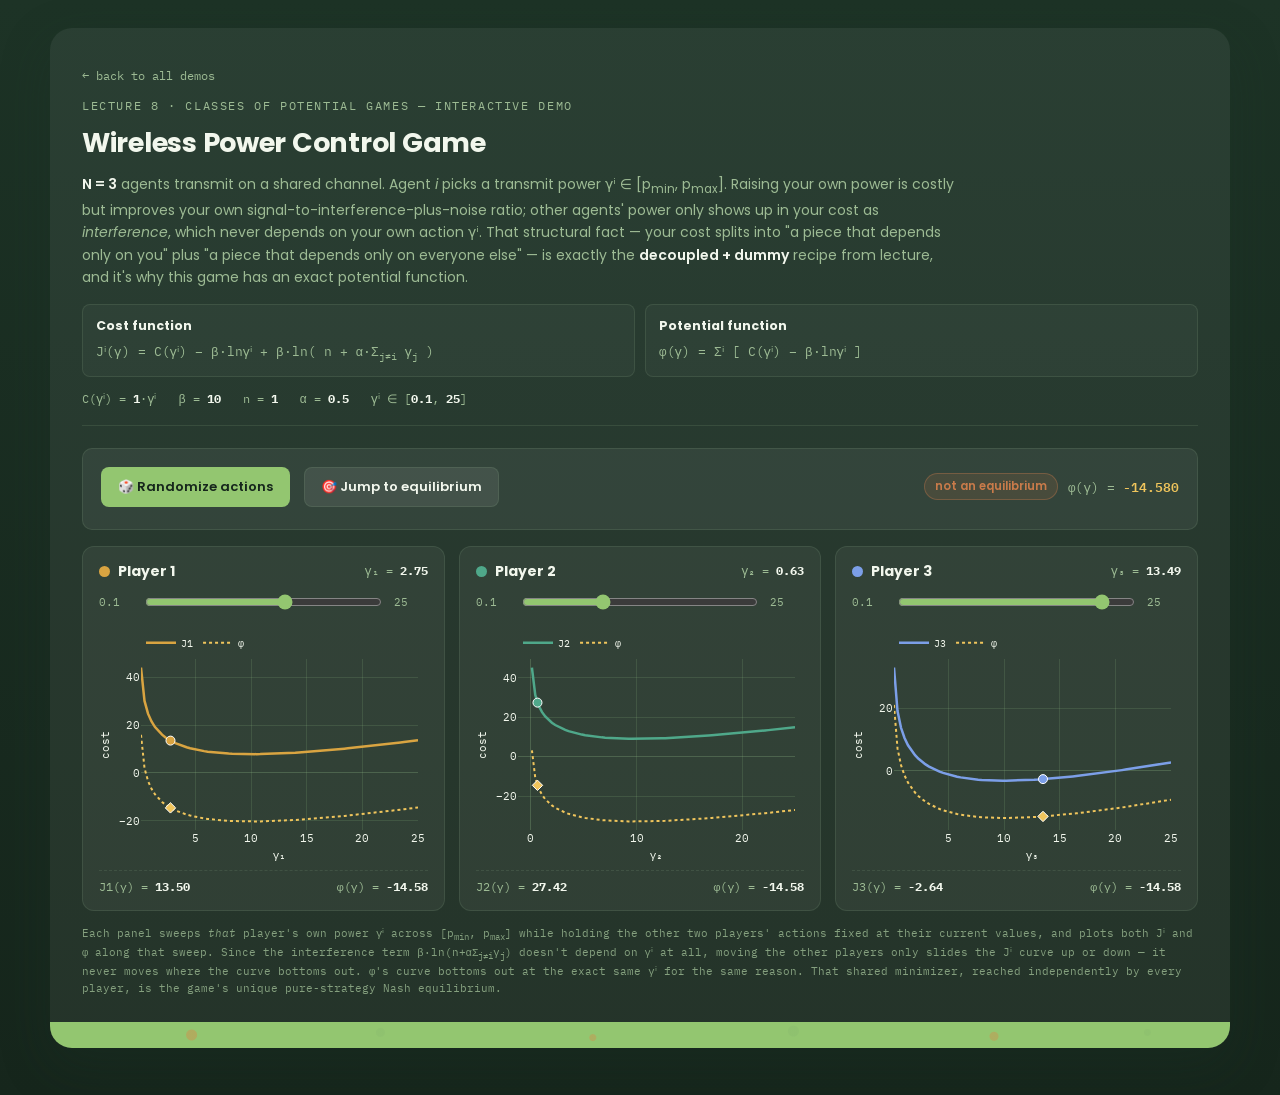
<file: lecture-8/wireless-power-control.html>
<!DOCTYPE html>
<html lang="en">
<head>
<meta charset="UTF-8">
<meta name="viewport" content="width=device-width, initial-scale=1.0">
<title>Wireless Power Control Game — Interactive Demo</title>
<script src="https://cdn.plot.ly/plotly-2.35.2.min.js" charset="utf-8"></script>
<style>
  @import url('https://fonts.googleapis.com/css2?family=Poppins:wght@400;500;600;700;800&family=IBM+Plex+Mono:wght@400;500;600&display=swap');

  :root{
    --bg: #FFFFFF;
    --panel: #1D3326;
    --panel-2: #16261C;
    --sage: #93C670;
    --cream: #F4F6DE;
    --text-on-cream: #16261C;
    --grid: rgba(140,180,130,0.14);
    --border: rgba(157,187,148,0.14);
    --text: #F2F7ED;
    --text-dim: #9DBB94;
    --p1: #D9A441;
    --p2: #4FA88A;
    --p3: #7C9FE8;
    --phi: #F0C55C;
    --flag: #C97B4A;
    --focus: #F0C55C;
  }
  html{ color-scheme: dark; }
  *{ box-sizing: border-box; }
  body{
    margin:0;
    background: linear-gradient(180deg, var(--panel), var(--panel-2));
    color: var(--text);
    font-family: 'Poppins', system-ui, sans-serif;
    -webkit-font-smoothing: antialiased;
  }
  .slide-frame{
    max-width: 1180px;
    margin: 28px auto 48px;
    background: rgba(255,255,255,0.06);
    border-radius: 22px;
    overflow: hidden;
    box-shadow: 0 18px 50px rgba(29,51,38,0.25);
    color: var(--text);
  }
  .slide-frame-inner{ padding: 34px 32px 26px; }
  .slide-stripe{
    height: 26px;
    background:
      radial-gradient(circle at 12% 50%, rgba(200,150,80,0.55) 0 5px, transparent 6px),
      radial-gradient(circle at 28% 40%, rgba(140,190,110,0.55) 0 4px, transparent 5px),
      radial-gradient(circle at 46% 60%, rgba(200,150,80,0.5) 0 3px, transparent 4px),
      radial-gradient(circle at 63% 35%, rgba(140,190,110,0.6) 0 5px, transparent 6px),
      radial-gradient(circle at 80% 55%, rgba(200,150,80,0.5) 0 4px, transparent 5px),
      radial-gradient(circle at 93% 40%, rgba(140,190,110,0.55) 0 3px, transparent 4px),
      var(--sage);
  }

  header{ margin-bottom: 22px; padding-bottom: 18px; border-bottom: 1px solid var(--border); }
  .eyebrow{ font-family: 'IBM Plex Mono', monospace; font-size: 11.5px; letter-spacing: 0.14em; text-transform: uppercase; color: var(--text-dim); margin: 0 0 8px; }
  h1{ font-family: 'Poppins', sans-serif; font-size: 27px; font-weight: 700; margin: 0 0 10px; letter-spacing: -0.01em; }
  header p{ max-width: 880px; color: var(--text-dim); font-size: 14px; line-height: 1.6; margin: 0 0 8px; }
  header p strong{ color: var(--text); font-weight: 600; }

  .formulas{ display:grid; grid-template-columns: repeat(2,1fr); gap:10px; margin-top:16px; }
  @media (max-width: 820px){ .formulas{ grid-template-columns: 1fr; } }
  .fcard{ border-radius: 8px; padding: 11px 13px; font-size: 12.5px; line-height:1.6; border:1px solid var(--border); background: rgba(255,255,255,0.03); font-family:'IBM Plex Mono',monospace; color: var(--text-dim); }
  .fcard .ftitle{ font-family:'Poppins',sans-serif; font-weight:700; font-size:12.5px; margin-bottom:5px; color: var(--text); }
  .fcard b{ color: var(--text); font-weight:600; }

  .params{ display:flex; flex-wrap:wrap; gap: 10px 22px; margin-top: 14px; font-family:'IBM Plex Mono',monospace; font-size: 12px; color: var(--text-dim); }
  .params span b{ color: var(--text); }

  .panel{ background: rgba(255,255,255,0.06); border: 1px solid var(--border); border-radius: 10px; padding: 18px; margin-bottom: 16px; }

  .toolbar{ display:flex; flex-wrap:wrap; align-items:center; gap: 14px; margin-bottom: 4px; }
  .btn{ font-family:'Poppins',sans-serif; font-size:13px; font-weight:600; padding:9px 16px; border-radius:8px; border:1px solid var(--border); background: rgba(255,255,255,0.08); color:var(--text); cursor:pointer; width:auto; transition: background .15s ease, transform .15s ease; }
  .btn:hover{ background: rgba(255,255,255,0.16); transform: translateY(-1px); }
  .btn.primary{ background: var(--sage); color: var(--panel-2); border-color: transparent; }
  .btn.primary:hover{ background: #a3d685; }
  .status{ font-family:'IBM Plex Mono',monospace; font-size:12.5px; color: var(--text-dim); margin-left:auto; display:flex; align-items:center; gap:10px; flex-wrap:wrap; }
  .status .phiVal{ color: var(--phi); font-weight:600; }
  .badge{ font-family:'Poppins',sans-serif; font-weight:600; font-size:11.5px; padding: 4px 10px; border-radius: 999px; border:1px solid var(--border); }
  .badge.eq{ background: rgba(147,198,112,0.18); color:#c7e6ac; border-color: rgba(147,198,112,0.4); }
  .badge.neq{ background: rgba(201,123,74,0.14); color: var(--flag); border-color: rgba(201,123,74,0.35); }

  .players{ display:grid; grid-template-columns: repeat(3, 1fr); gap: 14px; }
  @media (max-width: 980px){ .players{ grid-template-columns: 1fr; } }

  .pcard{ background: rgba(255,255,255,0.05); border:1px solid var(--border); border-radius: 12px; padding: 14px 16px 16px; }
  .pcard .phead{ display:flex; align-items:center; justify-content:space-between; margin-bottom: 10px; }
  .pcard .pname{ font-family:'Poppins',sans-serif; font-weight:700; font-size:14px; display:flex; align-items:center; gap:8px; }
  .swatch{ width:11px; height:11px; border-radius:50%; display:inline-block; }
  .pcard .pval{ font-family:'IBM Plex Mono',monospace; font-size:12px; color: var(--text-dim); }
  .pcard .pval b{ color: var(--text); }

  .sliderRow{ display:flex; align-items:center; gap:10px; margin-bottom: 10px; }
  .sliderRow input[type=range]{ flex:1; accent-color: var(--sage); }
  .sliderRow input[type=number]{ width: 68px; background: rgba(0,0,0,0.28); color: var(--text); border:1px solid var(--border); border-radius:6px; padding:5px 7px; font-family:'IBM Plex Mono',monospace; font-size: 12px; }
  .sliderRow label{ font-size: 11px; color: var(--text-dim); font-family:'IBM Plex Mono',monospace; min-width: 34px; }

  .miniplot{ width:100%; height: 240px; }

  .readout{ display:flex; justify-content:space-between; font-family:'IBM Plex Mono',monospace; font-size:11.5px; color: var(--text-dim); margin-top:8px; padding-top:8px; border-top: 1px dashed var(--border); }
  .readout b{ color: var(--text); }

  .caption{ font-family:'IBM Plex Mono',monospace; font-size:10.5px; color:var(--text-dim); opacity:0.8; margin-top:14px; line-height:1.6; }
  .backlink{ display:inline-block; margin-bottom: 14px; font-family:'IBM Plex Mono',monospace; font-size: 12px; color: var(--text-dim); text-decoration:none; }
  .backlink:hover{ color: var(--text); }
</style>
</head>
<body>
<div class="slide-frame">
  <div class="slide-frame-inner">

  <a class="backlink" href="../index.html">&larr; back to all demos</a>

  <header>
    <p class="eyebrow">Lecture 8 &middot; Classes of Potential Games — Interactive Demo</p>
    <h1>Wireless Power Control Game</h1>
    <p><strong>N = 3</strong> agents transmit on a shared channel. Agent <em>i</em> picks a transmit power &gamma;&#8305; &isin; [p<sub>min</sub>, p<sub>max</sub>].
      Raising your own power is costly but improves your own signal-to-interference-plus-noise ratio; other agents' power only shows up in your cost as <em>interference</em>, which never depends on your own action &gamma;&#8305;.
      That structural fact &mdash; your cost splits into "a piece that depends only on you" plus "a piece that depends only on everyone else" &mdash; is exactly the <strong>decoupled + dummy</strong> recipe from lecture, and it's why this game has an exact potential function.</p>

    <div class="formulas">
      <div class="fcard">
        <div class="ftitle">Cost function</div>
        J&#8305;(&gamma;) = C(&gamma;&#8305;) &minus; &beta;&middot;ln&gamma;&#8305; + &beta;&middot;ln( n + &alpha;&middot;&Sigma;<sub>j&ne;i</sub> &gamma;<sub>j</sub> )
      </div>
      <div class="fcard">
        <div class="ftitle">Potential function</div>
        &phi;(&gamma;) = &Sigma;&#8305; [ C(&gamma;&#8305;) &minus; &beta;&middot;ln&gamma;&#8305; ]
      </div>
    </div>
    <div class="params">
      <span>C(&gamma;&#8305;) = <b id="pC"></b>&middot;&gamma;&#8305;</span>
      <span>&beta; = <b id="pBeta"></b></span>
      <span>n = <b id="pN"></b></span>
      <span>&alpha; = <b id="pAlpha"></b></span>
      <span>&gamma;&#8305; &isin; [<b id="pMin"></b>, <b id="pMax"></b>]</span>
    </div>
  </header>

  <div class="panel">
    <div class="toolbar">
      <button class="btn primary" id="randomizeBtn">&#127922; Randomize actions</button>
      <button class="btn" id="equilibriumBtn">&#127919; Jump to equilibrium</button>
      <div class="status">
        <span class="badge" id="eqBadge">&mdash;</span>
        <span>&phi;(&gamma;) = <span class="phiVal" id="phiVal">&mdash;</span></span>
      </div>
    </div>
  </div>

  <div class="players" id="playersRoot"></div>

  <div class="caption">Each panel sweeps <em>that</em> player's own power &gamma;&#8305; across [p<sub>min</sub>, p<sub>max</sub>] while holding the other two players' actions fixed at their current values, and plots both J&#8305; and &phi; along that sweep. Since the interference term &beta;&middot;ln(n+&alpha;&Sigma;<sub>j&ne;i</sub>&gamma;<sub>j</sub>) doesn't depend on &gamma;&#8305; at all, moving the other players only slides the J&#8305; curve up or down &mdash; it never moves where the curve bottoms out. &phi;'s curve bottoms out at the exact same &gamma;&#8305; for the same reason. That shared minimizer, reached independently by every player, is the game's unique pure-strategy Nash equilibrium.</div>

  </div>
  <div class="slide-stripe"></div>
</div>

<script>
(function(){
  const $ = id => document.getElementById(id);

  // ---- fixed game parameters ----
  const PMIN = 0.1, PMAX = 25;
  const C_COEF = 1;   // C(x) = C_COEF * x
  const BETA = 10;
  const NOISE = 1;
  const ALPHA = 0.5;
  const PLAYER_COLORS = ['#D9A441', '#4FA88A', '#7C9FE8'];
  const PHI_COLOR = '#F0C55C';
  const SLIDER_STEPS = 1000;

  $('pC').textContent = C_COEF;
  $('pBeta').textContent = BETA;
  $('pN').textContent = NOISE;
  $('pAlpha').textContent = ALPHA;
  $('pMin').textContent = PMIN;
  $('pMax').textContent = PMAX;

  function C(x){ return C_COEF * x; }
  function h(x){ return C(x) - BETA * Math.log(x); } // own-action term, shared by J_i and phi
  function J(i, gamma){
    let sumOthers = 0;
    for(let k=0;k<gamma.length;k++) if(k!==i) sumOthers += gamma[k];
    return h(gamma[i]) + BETA * Math.log(NOISE + ALPHA * sumOthers);
  }
  function phi(gamma){
    let s = 0;
    for(let k=0;k<gamma.length;k++) s += h(gamma[k]);
    return s;
  }

  // equilibrium: unconstrained minimizer of h(x) = C_COEF*x - BETA*ln(x) is x* = BETA/C_COEF
  const EQUILIBRIUM = Math.min(PMAX, Math.max(PMIN, BETA / C_COEF));

  function randLogUniform(){
    const t = Math.random();
    return PMIN * Math.pow(PMAX / PMIN, t);
  }
  function sliderToValue(s){ return PMIN * Math.pow(PMAX / PMIN, s / SLIDER_STEPS); }
  function valueToSlider(v){ return SLIDER_STEPS * Math.log(v / PMIN) / Math.log(PMAX / PMIN); }
  function fmt(v, d){ return v.toFixed(d==null?2:d); }

  let gammas = [randLogUniform(), randLogUniform(), randLogUniform()];

  // ---- build player panels (once) ----
  const root = $('playersRoot');
  const els = [];
  for(let i=0;i<3;i++){
    const card = document.createElement('div');
    card.className = 'pcard';
    card.innerHTML = `
      <div class="phead">
        <div class="pname"><span class="swatch" style="background:${PLAYER_COLORS[i]}"></span>Player ${i+1}</div>
        <div class="pval">&gamma;${['&#8321;','&#8322;','&#8323;'][i]} = <b id="gval${i}">&mdash;</b></div>
      </div>
      <div class="sliderRow">
        <label>${fmt(PMIN,1)}</label>
        <input type="range" min="0" max="${SLIDER_STEPS}" step="1" id="slider${i}">
        <label>${fmt(PMAX,0)}</label>
      </div>
      <div id="plot${i}" class="miniplot"></div>
      <div class="readout">
        <span>J${i+1}(&gamma;) = <b id="jval${i}">&mdash;</b></span>
        <span>&phi;(&gamma;) = <b id="phival${i}">&mdash;</b></span>
      </div>
    `;
    root.appendChild(card);
    els.push({
      slider: card.querySelector(`#slider${i}`),
      gval: card.querySelector(`#gval${i}`),
      jval: card.querySelector(`#jval${i}`),
      phival: card.querySelector(`#phival${i}`),
      plotDiv: card.querySelector(`#plot${i}`)
    });
    els[i].slider.addEventListener('input', (e)=>{
      gammas[i] = sliderToValue(+e.target.value);
      renderAll();
    });
  }

  function sweepX(){
    const N = 80;
    const xs = new Array(N);
    for(let k=0;k<N;k++) xs[k] = PMIN + (PMAX - PMIN) * k/(N-1);
    return xs;
  }
  const XS = sweepX();

  function renderPlayer(i){
    const g = gammas[i];
    const jLine = XS.map(x => { const gg = gammas.slice(); gg[i] = x; return J(i, gg); });
    const phiLine = XS.map(x => { const gg = gammas.slice(); gg[i] = x; return phi(gg); });
    const jNow = J(i, gammas);
    const phiNow = phi(gammas);

    els[i].gval.innerHTML = fmt(g);
    els[i].jval.textContent = fmt(jNow);
    els[i].phival.textContent = fmt(phiNow);
    els[i].slider.value = Math.round(valueToSlider(g));

    const traces = [
      { x: XS, y: jLine, type:'scatter', mode:'lines', name:`J${i+1}`, line:{color: PLAYER_COLORS[i], width:2.5} },
      { x: XS, y: phiLine, type:'scatter', mode:'lines', name:'φ', line:{color: PHI_COLOR, width:2, dash:'dot'} },
      { x:[g], y:[jNow], type:'scatter', mode:'markers', showlegend:false, marker:{color: PLAYER_COLORS[i], size:9, line:{color:'#fff', width:1}} },
      { x:[g], y:[phiNow], type:'scatter', mode:'markers', showlegend:false, marker:{color: PHI_COLOR, size:8, symbol:'diamond', line:{color:'#fff', width:1}} }
    ];
    const layout = {
      paper_bgcolor: 'rgba(0,0,0,0)',
      plot_bgcolor: 'rgba(0,0,0,0)',
      font: { color:'#F2F7ED', family:'IBM Plex Mono, monospace', size:10.5 },
      margin: { l:42, r:10, t:6, b:32 },
      xaxis: { title:{text:'γ'+['₁','₂','₃'][i], font:{size:11}}, gridcolor:'rgba(140,180,130,0.18)', zerolinecolor:'rgba(140,180,130,0.3)' },
      yaxis: { title:{text:'cost', font:{size:11}}, gridcolor:'rgba(140,180,130,0.18)', zerolinecolor:'rgba(140,180,130,0.3)' },
      legend: { orientation:'h', x:0, y:1.18, font:{size:10}, bgcolor:'rgba(0,0,0,0)' }
    };
    if(!els[i].plotted){
      Plotly.newPlot(els[i].plotDiv, traces, layout, {displayModeBar:false, responsive:true});
      els[i].plotted = true;
    } else {
      Plotly.react(els[i].plotDiv, traces, layout, {displayModeBar:false, responsive:true});
    }
  }

  function renderAll(){
    for(let i=0;i<3;i++) renderPlayer(i);
    const phiNow = phi(gammas);
    $('phiVal').textContent = fmt(phiNow, 3);
    const atEq = gammas.every(g => Math.abs(g - EQUILIBRIUM) < 0.05);
    const badge = $('eqBadge');
    if(atEq){
      badge.textContent = 'Nash equilibrium';
      badge.className = 'badge eq';
    } else {
      badge.textContent = 'not an equilibrium';
      badge.className = 'badge neq';
    }
  }

  $('randomizeBtn').addEventListener('click', ()=>{
    gammas = [randLogUniform(), randLogUniform(), randLogUniform()];
    renderAll();
  });
  $('equilibriumBtn').addEventListener('click', ()=>{
    gammas = [EQUILIBRIUM, EQUILIBRIUM, EQUILIBRIUM];
    renderAll();
  });

  renderAll();
})();
</script>
</body>
</html>
</file>
